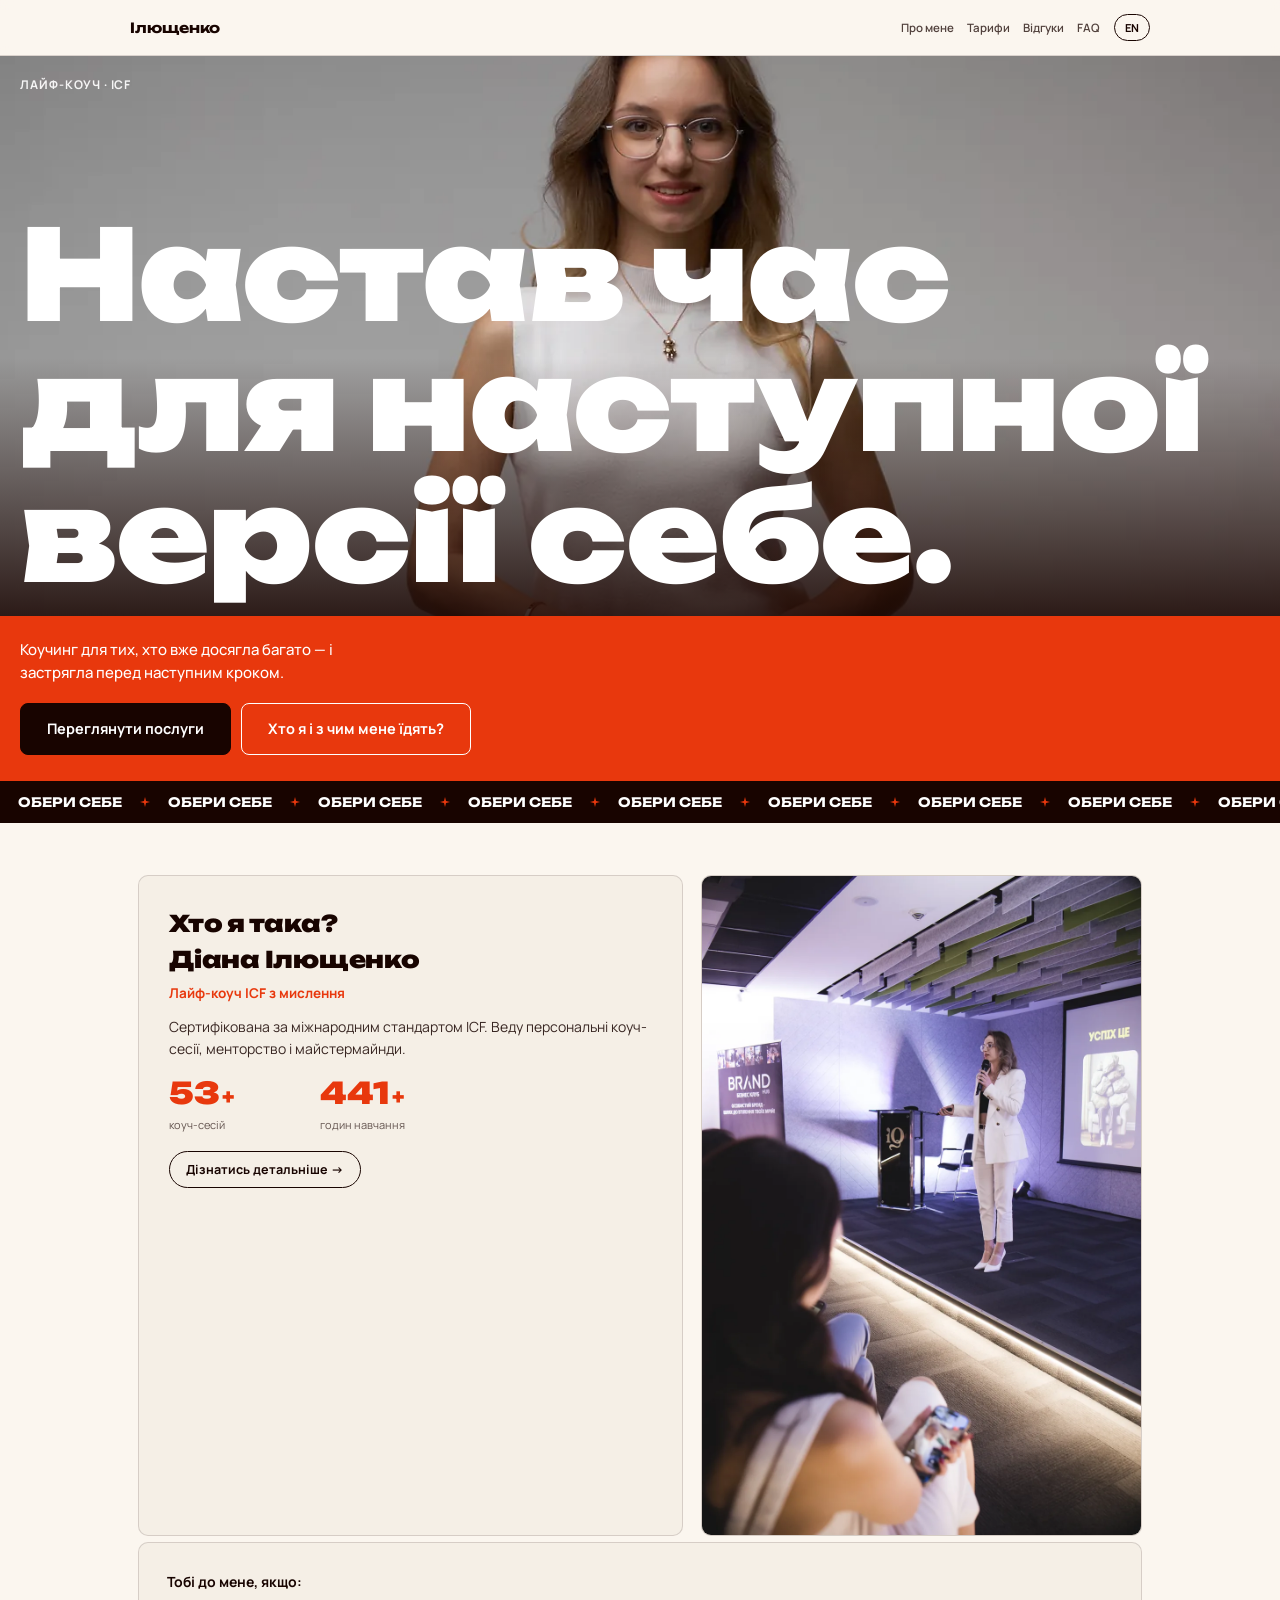
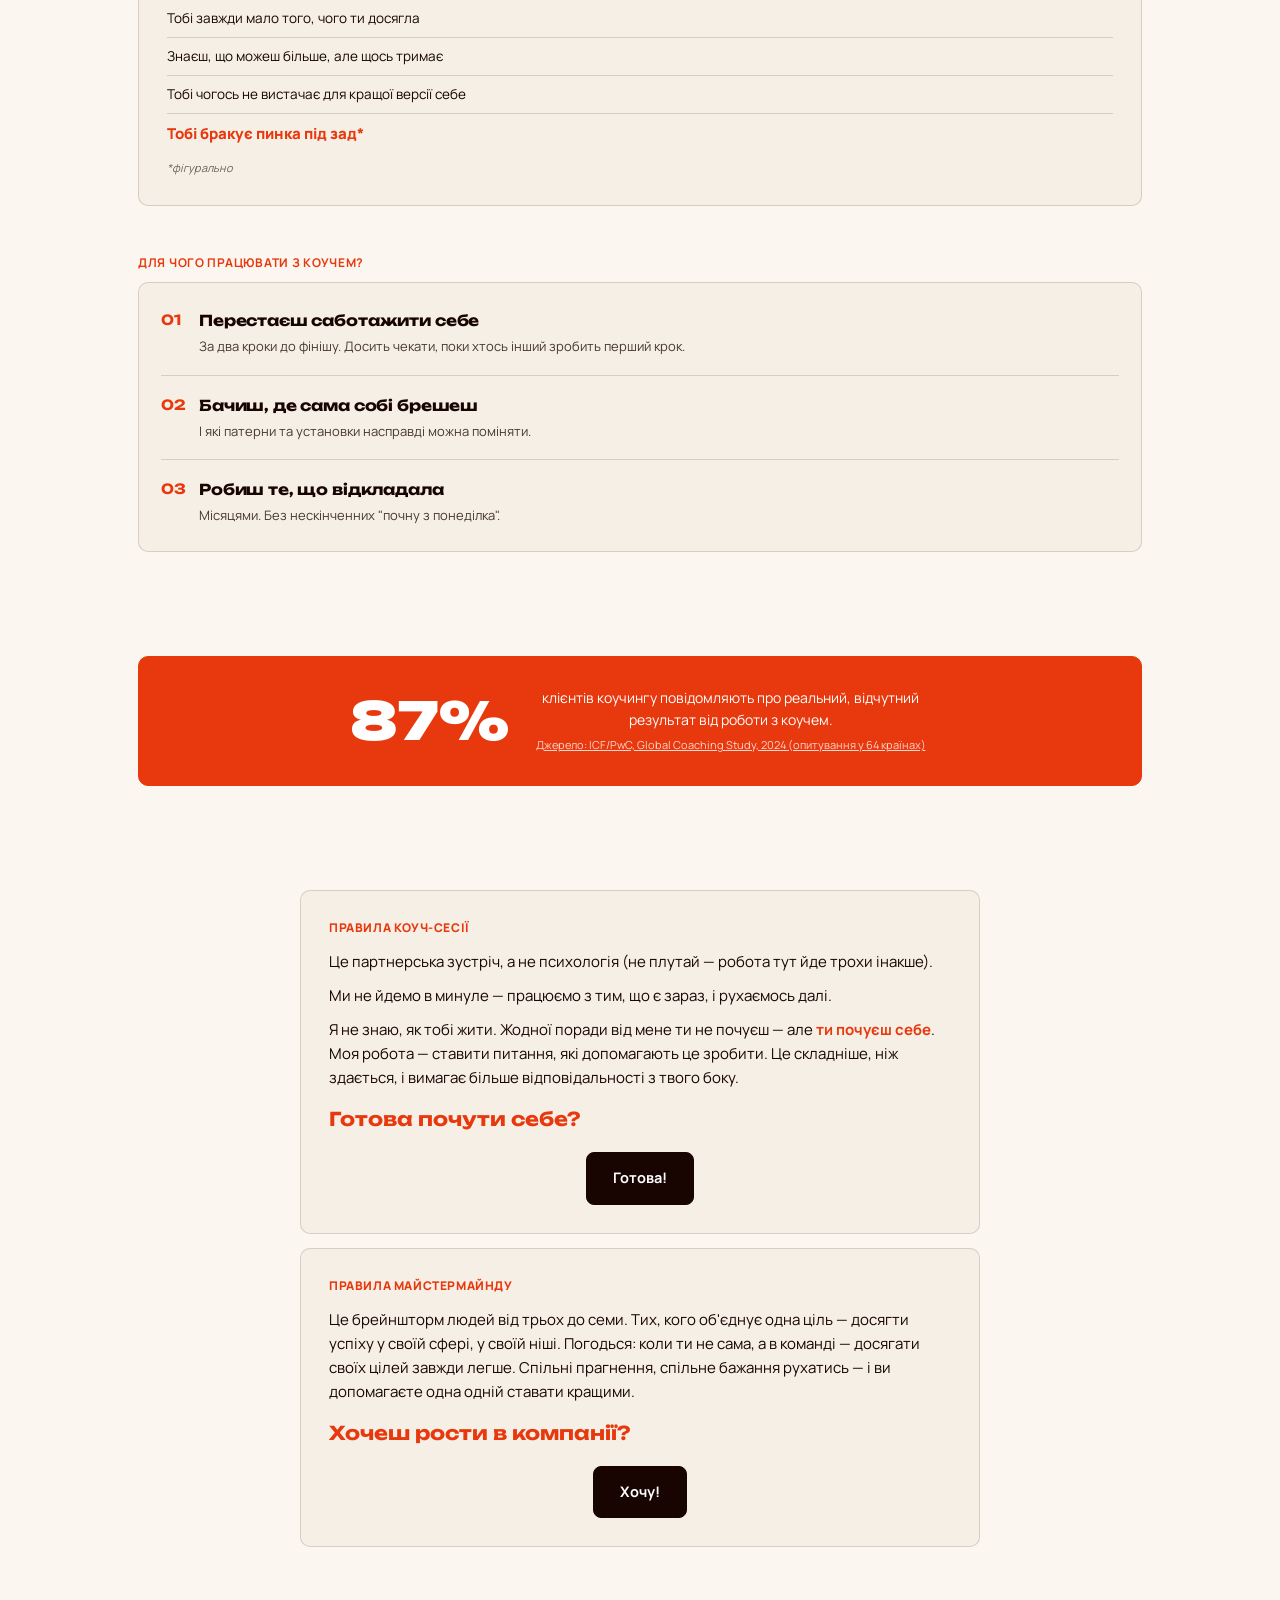
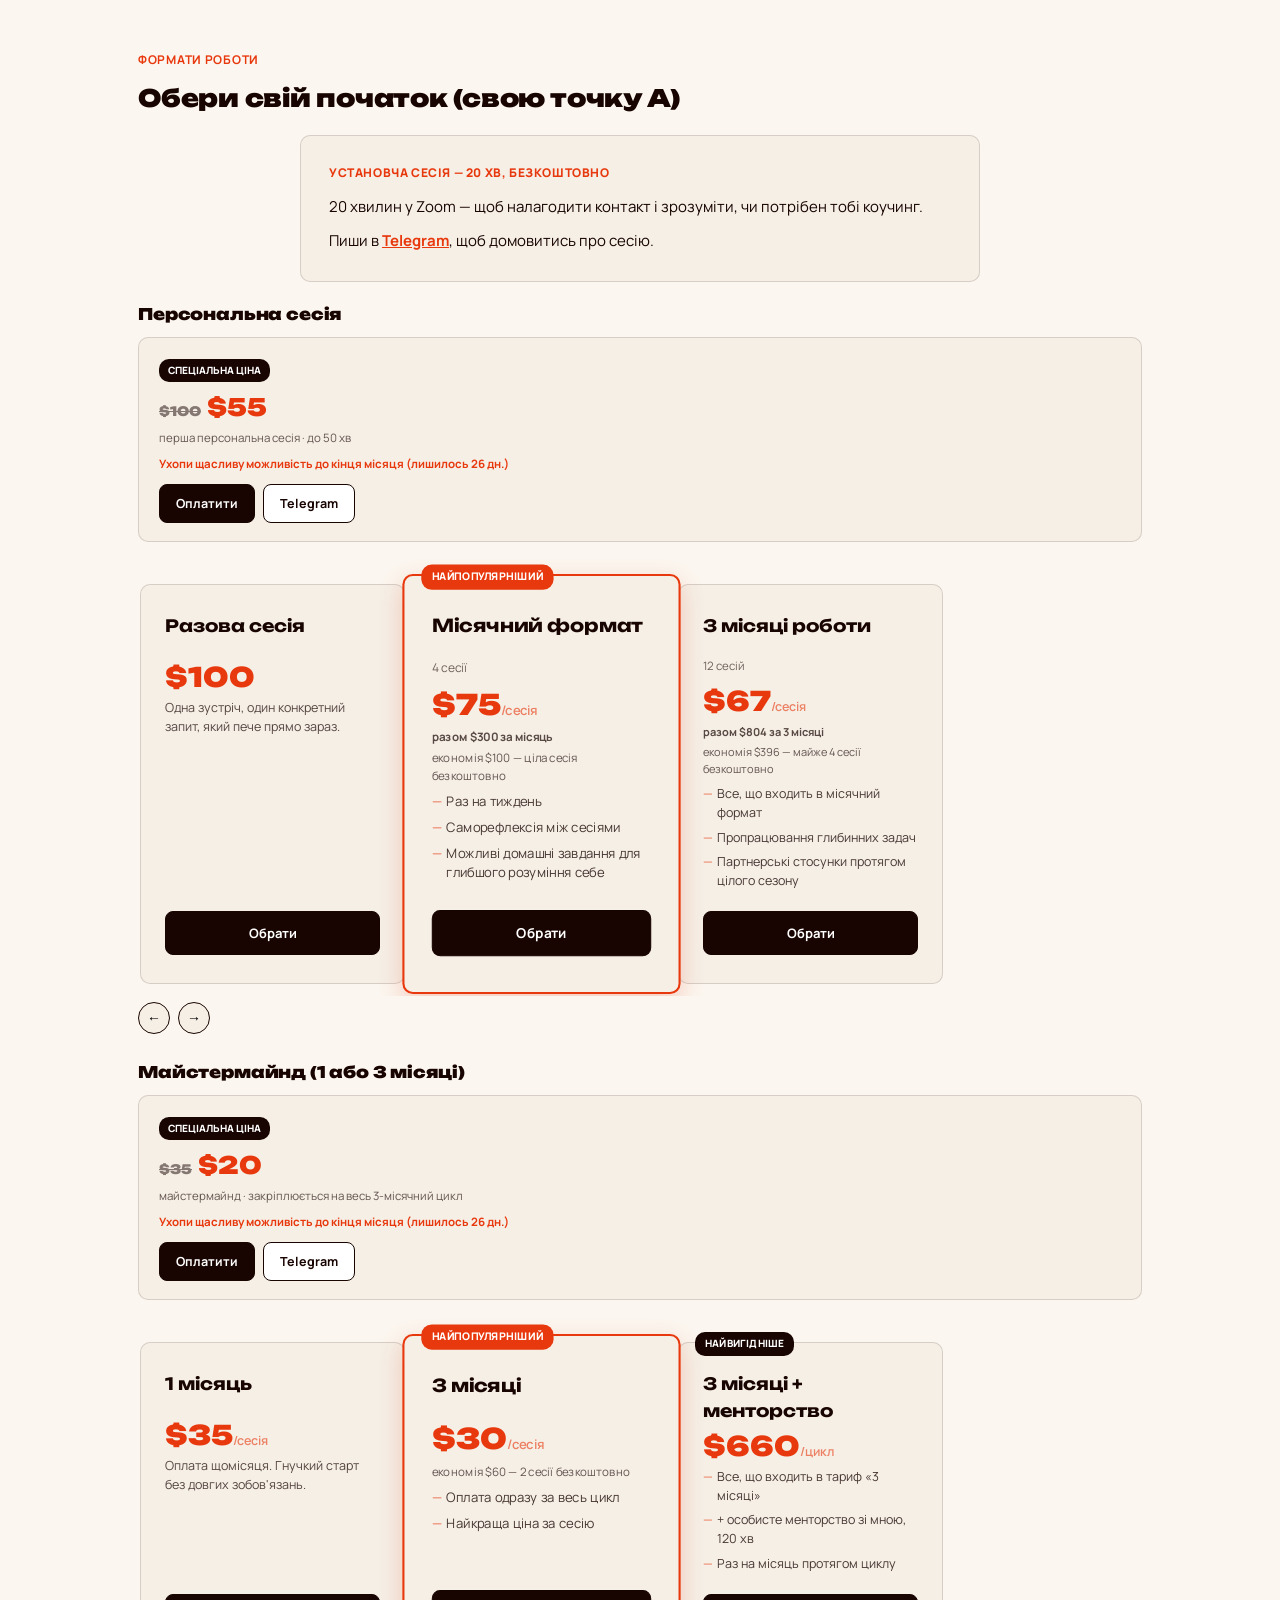
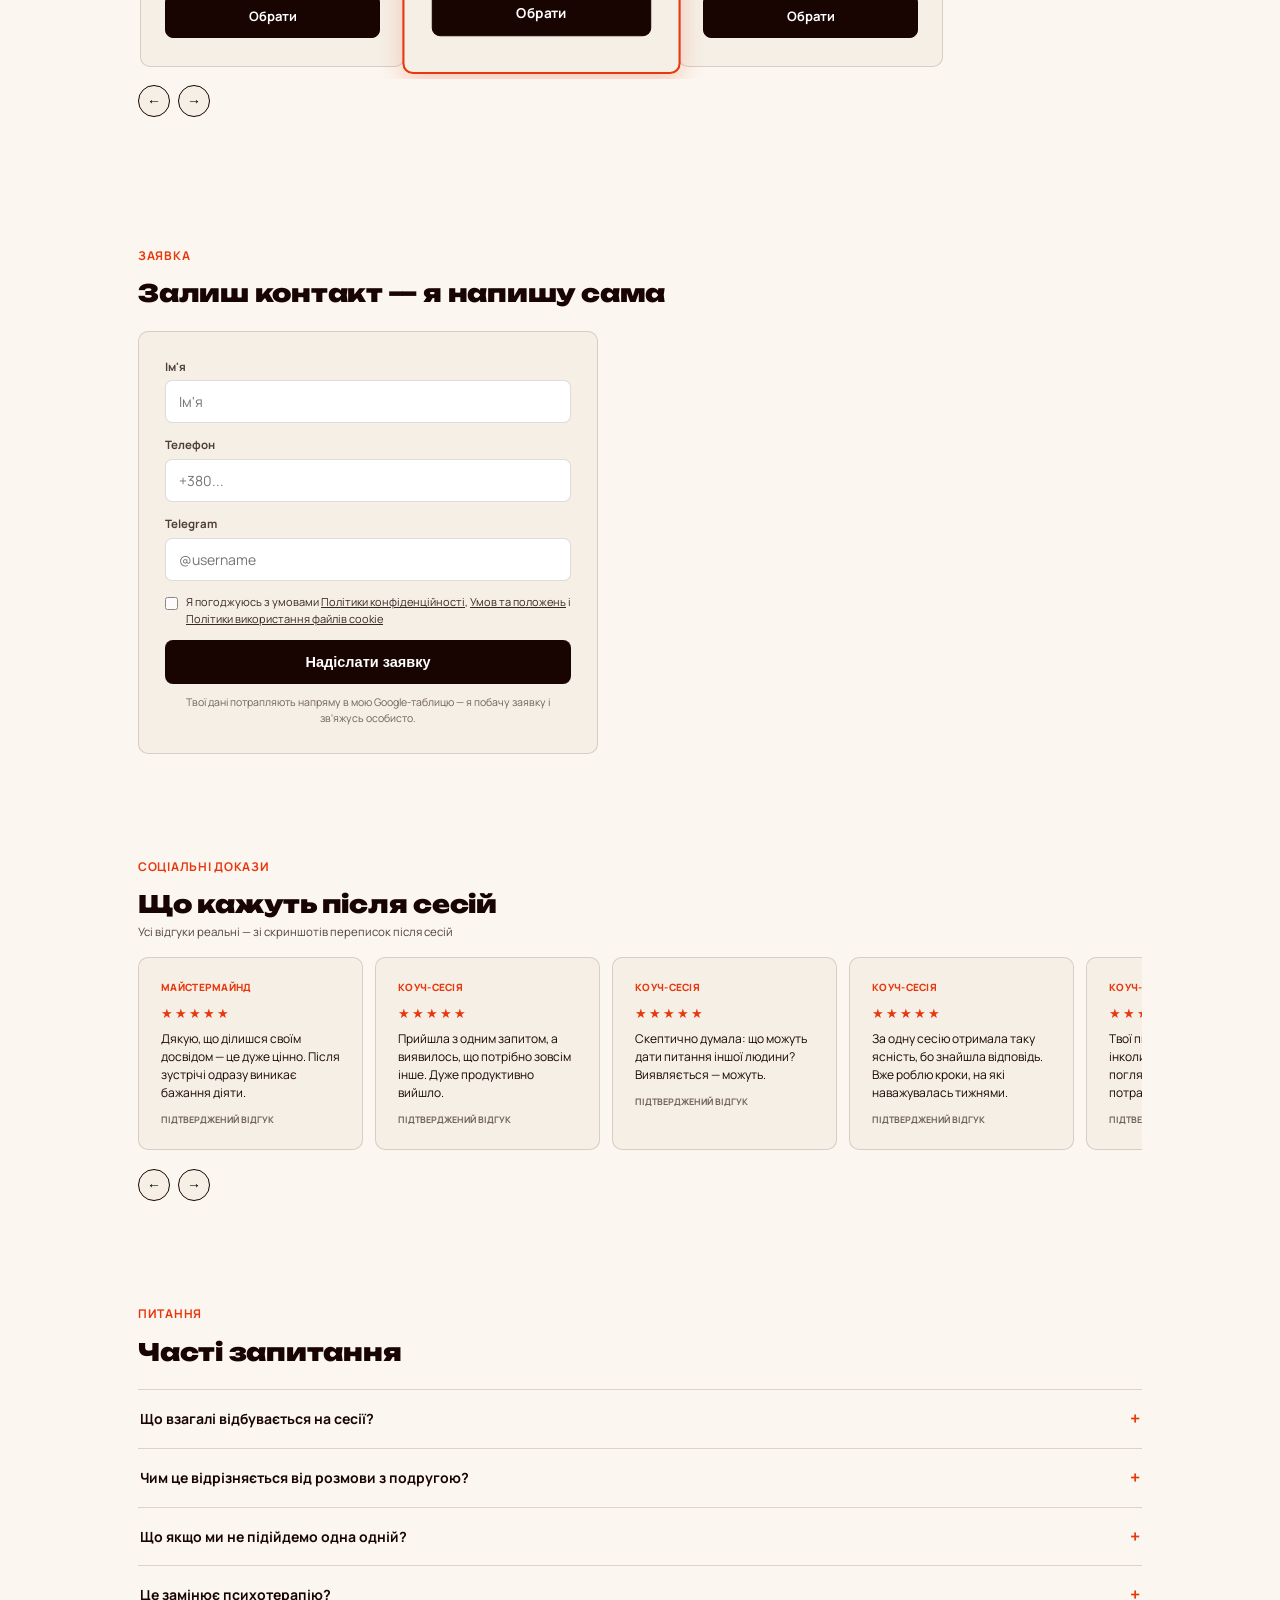
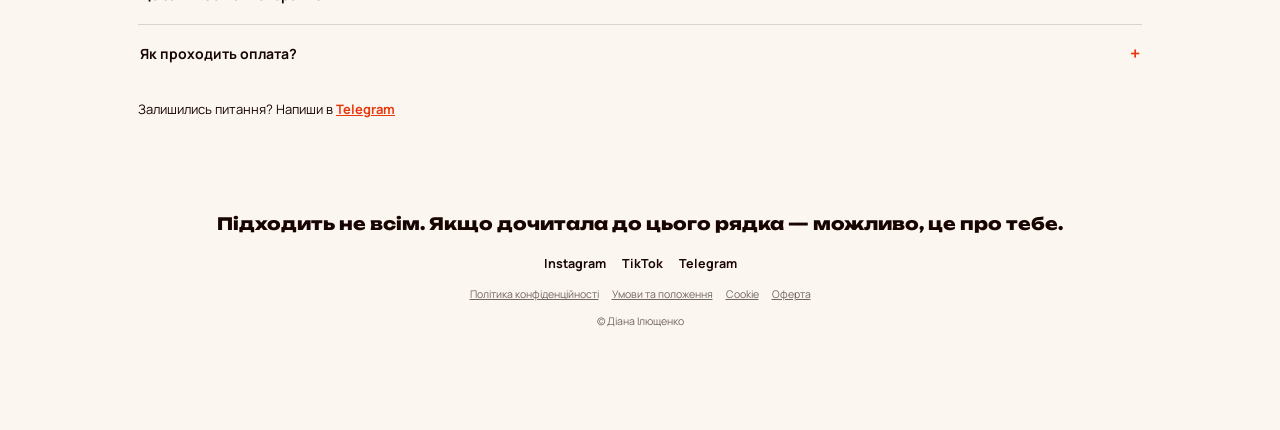
<file: index.html>
<!DOCTYPE html>
<html lang="uk">
<head>
<meta charset="UTF-8">
<meta name="viewport" content="width=device-width, initial-scale=1.0">
<title>Діана Ілющенко — лайф-коуч (ICF) | коучинг мислення</title>
<meta name="description" content="Коучинг мислення для тих, хто вже досягла багато — і застрягла перед наступним кроком. Персональні сесії, менторство та майстермайнди онлайн.">
<link rel="canonical" href="https://growwithdiana.com/">
<meta property="og:type" content="website">
<meta property="og:site_name" content="Діана Ілющенко">
<meta property="og:title" content="Діана Ілющенко — лайф-коуч (ICF)">
<meta property="og:description" content="Коучинг мислення для тих, хто вже досягла багато — і застрягла перед наступним кроком.">
<meta property="og:url" content="https://growwithdiana.com/">
<meta property="og:image" content="https://growwithdiana.com/images/og-cover-v2.jpg">
<meta property="og:image:width" content="1200">
<meta property="og:image:height" content="630">
<meta property="og:image:alt" content="Діана Ілющенко — лайф-коуч ICF">
<meta property="og:locale" content="uk_UA">
<meta name="twitter:card" content="summary_large_image">
<meta name="twitter:title" content="Діана Ілющенко — лайф-коуч (ICF)">
<meta name="twitter:description" content="Коучинг мислення для тих, хто вже досягла багато — і застрягла перед наступним кроком.">
<meta name="twitter:image" content="https://growwithdiana.com/images/og-cover-v2.jpg">
<link rel="icon" href="data:image/svg+xml,%3Csvg xmlns='http://www.w3.org/2000/svg' viewBox='0 0 100 100'%3E%3Crect width='100' height='100' rx='22' fill='%23E8380D'/%3E%3Ctext x='50' y='70' font-family='Georgia,serif' font-size='60' font-weight='700' fill='%23FBF6EF' text-anchor='middle'%3ED%3C/text%3E%3C/svg%3E">
<link rel="preconnect" href="https://fonts.googleapis.com">
<link rel="preconnect" href="https://fonts.gstatic.com" crossorigin>
<link rel="preload" as="image" href="images/hero.webp" imagesrcset="images/hero-820.webp 820w, images/hero.webp 1400w" imagesizes="100vw" fetchpriority="high">
<link rel="stylesheet" href="https://fonts.googleapis.com/css2?family=Unbounded:wght@500;700;900&family=Manrope:wght@400;500;600;700;800&display=swap" media="print" onload="this.media='all'">
<noscript><link rel="stylesheet" href="https://fonts.googleapis.com/css2?family=Unbounded:wght@500;700;900&family=Manrope:wght@400;500;600;700;800&display=swap"></noscript>
<style>
:root{
    --ink:#180400; --flame:#E8380D; --rust:#8C1F0A; --paper:#F5EFE6; --cream:#FBF6EF; --line:rgba(24,4,0,0.14);
  }
  *{box-sizing:border-box;margin:0;padding:0;}
  html{scroll-behavior:smooth;}
  body{color:var(--ink);font-family:'Manrope',sans-serif;line-height:1.55;background:var(--cream);padding-bottom:70px;}
  h1,h2,h3,.display{font-family:'Unbounded',sans-serif;font-weight:900;letter-spacing:-0.01em;}
  .wrap{max-width:1060px;margin:0 auto;padding:0 28px;}
  a{color:inherit;text-decoration:none;}
  .card{background:var(--paper);border:1px solid var(--line);border-radius:10px;overflow:visible;}

  header{position:sticky;top:0;z-index:60;background:rgba(251,246,239,.72);backdrop-filter:blur(6px);border-bottom:1px solid var(--line);}
  nav{display:flex;align-items:center;justify-content:space-between;padding:14px 20px;max-width:1060px;margin:0 auto;gap:10px;}
  .logo{font-family:'Unbounded';font-size:14px;font-weight:700;flex-shrink:0;display:flex;align-items:center;}
  .nav-right{display:flex;align-items:center;gap:14px;overflow-x:auto;scrollbar-width:none;}
  .nav-right::-webkit-scrollbar{display:none;}
  .nav-links{display:flex;align-items:center;gap:13px;flex-shrink:0;}
  .nav-links a{font-size:11.5px;font-weight:600;white-space:nowrap;opacity:.75;display:flex;align-items:center;}
  .lang-single{flex-shrink:0;background:none;border:1px solid var(--ink);border-radius:20px;font-family:'Manrope';font-size:11px;font-weight:700;padding:5px 10px;cursor:pointer;color:var(--ink);white-space:nowrap;}

  section{padding:52px 0;}
  .kicker{font-size:12px;letter-spacing:.06em;color:var(--flame);font-weight:700;margin-bottom:10px;text-transform:uppercase;}
  .reveal{opacity:0;transform:translateY(16px);transition:opacity .5s ease,transform .5s ease;}
  .reveal.in{opacity:1;transform:translateY(0);}

  .hero{position:relative;height:82vw;max-height:560px;overflow:hidden;}
  .hero img{width:100%;height:100%;object-fit:cover;object-position:center 15%;}
  .hero .tint2{position:absolute;inset:0;background:linear-gradient(to top,rgba(24,4,0,.85) 0%,rgba(24,4,0,0) 46%);}
  .eyebrow{position:absolute;top:20px;left:20px;z-index:2;color:#fff;font-size:12px;font-weight:700;letter-spacing:.08em;text-transform:uppercase;opacity:.92;}
  h1.hero-title{position:absolute;left:20px;right:6px;bottom:16px;font-family:'Unbounded';font-weight:900;font-size:9.8vw;line-height:1.04;color:#fff;z-index:2;}
  .sub-block{background:var(--flame);padding:22px 20px 26px;}
  .sub{font-size:15px;color:#fff;max-width:340px;font-weight:500;}
  .cta-row{display:flex;gap:10px;margin-top:18px;flex-wrap:wrap;}
  .cta{display:inline-block;background:var(--ink);color:#fff;padding:14px 26px;border-radius:8px;font-weight:700;font-size:14.5px;border:1px solid var(--ink);}
  .cta.ghost{background:transparent;color:#fff;border-color:#fff;}

  .marquee{background:var(--ink);overflow:hidden;padding:11px 0;}
  .marquee-track{display:flex;align-items:center;width:max-content;animation:marqueeMove 70s linear infinite;}
  .marquee-track span{color:#fff;font-family:'Unbounded';font-weight:700;font-size:13px;padding:0 18px;white-space:nowrap;}
  .marquee-track svg{width:10px;height:10px;color:var(--flame);flex-shrink:0;}
  @keyframes marqueeMove{from{transform:translateX(0);}to{transform:translateX(-50%);}}

  .about-grid{display:grid;grid-template-columns:1.05fr 0.85fr;gap:18px;}
  .about-card{padding:30px;}
  .about-card h2{font-size:23px;margin-bottom:6px;}
  .about-card .role{font-weight:700;color:var(--flame);font-size:13.5px;margin-bottom:12px;}
  .about-card p{opacity:.85;font-size:14px;margin-bottom:11px;}
  .who-intro{font-weight:700;font-size:14px;margin-top:0;margin-bottom:8px;}
  .who-list{list-style:none;}
  .who-list li{font-size:13.5px;padding:8px 0;border-top:1px solid var(--line);}
  .who-list li:first-child{border-top:none;}
  .who-list li.who-punch{font-size:15px;font-weight:800;color:var(--flame);}
  .who-footnote{font-size:11px;opacity:.6;margin-top:6px;font-style:italic;}
  .mini-stats{display:flex;gap:28px;margin:18px 0 6px;}
  .mini-stat{display:flex;align-items:baseline;flex-wrap:wrap;gap:2px;}
  .mini-num{font-family:'Unbounded';font-weight:900;font-size:30px;color:var(--flame);line-height:1;}
  .mini-suffix{font-family:'Unbounded';font-weight:900;font-size:20px;color:var(--flame);}
  .mini-label{width:100%;font-size:11px;opacity:.65;margin-top:2px;}
  .more-btns{display:flex;gap:8px;margin-top:18px;flex-wrap:wrap;}
  .more-btn{background:none;border:1px solid var(--ink);border-radius:20px;padding:9px 16px;font-weight:700;font-size:12.5px;cursor:pointer;color:var(--ink);font-family:'Manrope';}
  .photo-frame{overflow:hidden;}
  .photo-frame img{width:100%;height:100%;object-fit:cover;object-position:center 12%;display:block;}

  .manifesto{padding:28px;max-width:680px;margin:0 auto;}
  .manifesto .label{font-weight:800;font-size:12px;text-transform:uppercase;letter-spacing:.05em;color:var(--flame);margin-bottom:12px;}
  .manifesto p{font-size:15px;line-height:1.6;}
  .manifesto p + p{margin-top:10px;}
  .manifesto strong{color:var(--flame);}
  .manifesto .q{font-family:'Unbounded';font-weight:700;font-size:19px;color:var(--flame);margin-top:14px;}
  .manifesto .cta-wrap{text-align:center;margin-top:18px;}

  .item{display:flex;gap:14px;padding:18px 0;border-top:1px solid var(--line);}
  .item:first-child{border-top:none;}
  .item .n{font-family:'Unbounded';font-weight:700;font-size:14px;color:var(--flame);width:24px;flex-shrink:0;}
  .item h3{font-size:15px;font-weight:700;margin-bottom:4px;}
  .item p{font-size:13px;opacity:.78;line-height:1.55;}

  .stat-block{display:flex;align-items:center;justify-content:center;text-align:center;gap:22px;padding:30px 28px;flex-wrap:wrap;background:var(--flame);border-color:var(--flame);}
  .stat-num{font-family:'Unbounded';font-size:52px;font-weight:900;color:#fff;line-height:1;}
  .stat-text{font-size:14px;max-width:400px;color:#fff;}
  .stat-source{font-size:11px;opacity:.8;margin-top:4px;text-decoration:underline;color:#fff;}

  .countdown{font-size:11.5px;font-weight:700;color:var(--flame);margin-top:8px;}
  .intro-banner{padding:18px 20px;}
  .intro-banner .big{font-family:'Unbounded';font-weight:900;font-size:24px;}
  .intro-banner .small{opacity:.65;font-size:11.5px;margin-top:3px;}
  .tier-badge{font-size:10px;font-weight:800;text-transform:uppercase;background:var(--ink);color:#fff;padding:4px 9px;border-radius:10px;display:inline-block;margin-bottom:7px;}
  .old-price{text-decoration:line-through;opacity:.5;font-size:13px;margin-right:6px;}
  .today-price{color:var(--flame);}
  .banner-btns{display:flex;gap:8px;margin-top:11px;flex-wrap:wrap;}
  .banner-btns .cta{padding:9px 16px;font-size:12.5px;}
  .banner-btns .cta.alt{background:#fff;color:var(--ink);}

  .price-group{margin-bottom:26px;}
  .price-group-title{font-family:'Unbounded';font-size:16px;margin-bottom:12px;}
  .price-scroll{display:flex;align-items:stretch;gap:0;overflow-x:auto;touch-action:pan-x;scroll-snap-type:x mandatory;padding:26px 2px 12px;}
  .price-card{flex-shrink:0;width:265px;scroll-snap-align:start;padding:28px 24px;display:flex;flex-direction:column;position:relative;touch-action:pan-x;overflow:visible;max-height:none;}
  .price-card.popular{border:2px solid var(--flame);box-shadow:0 8px 22px rgba(232,56,13,.22);padding:34px 26px;transform:scale(1.05);z-index:2;margin:0 4px;}
  .popular-badge,.value-badge{position:absolute;top:-11px;left:16px;background:var(--flame);color:#fff;font-size:10px;font-weight:800;text-transform:uppercase;padding:4px 10px;border-radius:10px;letter-spacing:.02em;}
  .value-badge{background:var(--ink);}
  .price-card h4{font-family:'Unbounded';font-size:17px;font-weight:700;margin-bottom:2px;min-height:42px;}
  .price-sub{font-size:11.5px;opacity:.6;margin-bottom:6px;}
  .price-tag{font-family:'Unbounded';font-weight:900;font-size:27px;color:var(--flame);}
  .price-tag .per{font-family:'Manrope';font-weight:600;font-size:12.5px;opacity:.6;}
  .save-tag{font-size:11px;opacity:.65;margin-bottom:8px;min-height:14px;}
  .price-total{font-size:11px;font-weight:700;opacity:.7;margin-bottom:3px;}
  .price-card .desc{opacity:.72;font-size:12.5px;line-height:1.5;margin-bottom:14px;flex:1;}
  .desc-list{list-style:none;margin-bottom:14px;flex:1;}
  .desc-list li{font-size:12.5px;opacity:.78;line-height:1.5;padding-left:14px;position:relative;margin-bottom:6px;}
  .desc-list li::before{content:'—';position:absolute;left:0;color:var(--flame);}
  .price-card > .cta{margin-top:auto;text-align:center;padding:11px 16px;font-size:13px;}
  .price-nav{display:flex;gap:8px;}
  .price-nav button{width:32px;height:32px;border-radius:50%;border:1px solid var(--ink);background:var(--paper);cursor:pointer;font-size:14px;}
  .price-nav{display:flex;gap:8px;margin-top:6px;}
  .price-nav button{width:32px;height:32px;border-radius:50%;border:1px solid var(--ink);background:var(--paper);cursor:pointer;font-size:14px;}

  .field-group{margin-bottom:13px;}
  .field-group label{display:block;font-size:11.5px;font-weight:700;margin-bottom:5px;opacity:.75;}
  .field-group input{width:100%;padding:11px 13px;border-radius:7px;border:1px solid var(--line);font-family:'Manrope';font-size:14px;color:var(--ink);}
  .consent-row{display:flex;gap:8px;align-items:flex-start;margin:13px 0;font-size:11px;line-height:1.5;opacity:.85;}
  .consent-row input{margin-top:3px;flex-shrink:0;}
  .consent-row a{text-decoration:underline;}
  .apply-note{font-size:10.5px;opacity:.6;margin-top:11px;text-align:center;line-height:1.5;}

  .testi-scroll{display:flex;gap:12px;overflow-x:auto;touch-action:pan-x;scroll-snap-type:x mandatory;padding-bottom:8px;}
  .testi-card{flex-shrink:0;width:225px;padding:22px;scroll-snap-align:start;touch-action:pan-x;overflow:visible;max-height:none;}
  .testi-type{font-size:10px;font-weight:800;text-transform:uppercase;color:var(--flame);letter-spacing:.03em;margin-bottom:8px;}
  .testi-card .stars{color:var(--flame);font-size:12.5px;margin-bottom:7px;letter-spacing:2px;}
  .testi-card .quote{font-size:12px;line-height:1.5;}
  .testi-card .verified{font-size:9px;opacity:.6;margin-top:11px;font-weight:700;text-transform:uppercase;}
  .testi-note{font-size:11.5px;opacity:.75;margin:-6px 0 16px;}
  .testi-nav{display:flex;gap:8px;margin-top:11px;}
  .testi-nav button{width:32px;height:32px;border-radius:50%;border:1px solid var(--ink);background:var(--paper);cursor:pointer;font-size:14px;}

  .faq-item{border-top:1px solid var(--line);padding:15px 2px;}
  .faq-item:first-child{border-top:none;}
  .faq-q{display:flex;justify-content:space-between;align-items:center;cursor:pointer;font-weight:700;font-size:14px;gap:12px;}
  .faq-plus{font-size:18px;transition:transform .3s;flex-shrink:0;color:var(--flame);}
  .faq-item.open .faq-plus{transform:rotate(45deg);}
  .faq-a{max-height:0;overflow:hidden;transition:max-height .35s ease;font-size:13px;opacity:.78;}
  .faq-item.open .faq-a{max-height:220px;margin-top:9px;}

  footer{padding:40px 0 30px;text-align:center;}
  .footer-line{font-family:'Unbounded';font-weight:800;font-size:17px;margin-bottom:16px;}
  .footer-links{display:flex;gap:16px;justify-content:center;font-weight:700;font-size:12.5px;margin-bottom:13px;flex-wrap:wrap;}
  .footer-links .soon{opacity:.4;cursor:default;}
  .footer-legal{display:flex;gap:13px;justify-content:center;font-size:10.5px;opacity:.6;margin-bottom:11px;flex-wrap:wrap;text-decoration:underline;}
  .footer-small{font-size:10.5px;opacity:.6;}

  .sticky-cta{position:fixed;bottom:14px;left:14px;right:14px;z-index:70;opacity:0;transform:translateY(20px);pointer-events:none;transition:opacity .3s ease,transform .3s ease;}
  .sticky-cta.visible{opacity:1;transform:translateY(0);pointer-events:auto;}
  .sticky-cta a{display:block;width:100%;box-sizing:border-box;background:var(--flame);color:#fff;text-align:center;padding:16px;border-radius:8px;font-weight:700;font-size:15.5px;box-shadow:0 4px 16px rgba(0,0,0,.25);}

  .modal-overlay{position:fixed;inset:0;background:rgba(24,4,0,.6);display:none;align-items:flex-end;justify-content:center;z-index:100;}
  .modal-overlay.open{display:flex;}
  .modal{background:var(--cream);border-radius:16px 16px 0 0;max-width:520px;width:100%;max-height:82vh;overflow-y:auto;padding:26px 22px 90px;position:relative;}
  .modal h3{font-size:19px;margin-bottom:16px;}
  .modal-close{position:absolute;top:15px;right:17px;background:none;border:none;font-size:23px;cursor:pointer;}
  .cred-group{margin-bottom:18px;}
  .cred-group .cg-label{font-size:10.5px;font-weight:800;text-transform:uppercase;color:var(--flame);margin-bottom:9px;letter-spacing:.04em;}
  .cred-item{padding:11px 0;border-top:1px solid var(--line);}
  .cred-item:first-child{border-top:none;}
  .cred-item .t{font-weight:700;font-size:13px;}
  .cred-item .d{font-size:12px;opacity:.72;margin-top:2px;}

  @media(max-width:760px){
    .about-grid{grid-template-columns:1fr;}
    .wrap{padding:0 20px;}
    nav{padding:14px 20px;}
    .photo-frame{aspect-ratio:5/4;}
    .manifesto{padding:22px;}
  }

/* picture wrappers fill their frame (webp + fallback) */
.hero picture,.photo-frame picture{display:block;width:100%;height:100%;}

</style>

<!-- ============ Google Analytics 4 ============
     Заміни G-XXXXXXXXXX на свій Measurement ID (див. README.md), потім прибери огортання коментарем. -->
<!--
<script async src="https://www.googletagmanager.com/gtag/js?id=G-XXXXXXXXXX"></script>
<script>
  window.dataLayer = window.dataLayer || [];
  function gtag(){dataLayer.push(arguments);}
  gtag('js', new Date());
  gtag('config', 'G-XXXXXXXXXX');
</script>
-->
<script type="application/ld+json">
{
  "@context": "https://schema.org",
  "@graph": [
    {
      "@type": "Person",
      "@id": "https://growwithdiana.com/#diana",
      "name": "Діана Ілющенко",
      "jobTitle": "Лайф-коуч (ICF)",
      "description": "Сертифікований за стандартом ICF лайф-коуч з мислення. Персональні сесії, менторство та майстермайнди онлайн.",
      "url": "https://growwithdiana.com/",
      "image": "https://growwithdiana.com/images/diana.jpg",
      "sameAs": [
        "https://instagram.com/diana.iliushchenko_",
        "https://www.tiktok.com/@dianisssimo_",
        "https://t.me/Diana_Iliushchenko"
      ]
    },
    {
      "@type": "ProfessionalService",
      "@id": "https://growwithdiana.com/#service",
      "name": "Діана Ілющенко — коучинг мислення",
      "url": "https://growwithdiana.com/",
      "image": "https://growwithdiana.com/images/og-cover-v2.jpg",
      "provider": {
        "@id": "https://growwithdiana.com/#diana"
      },
      "serviceType": [
        "Лайф-коучинг",
        "Коучинг мислення",
        "Менторство",
        "Майстермайнд"
      ],
      "areaServed": {
        "@type": "Country",
        "name": "Ukraine"
      },
      "availableChannel": {
        "@type": "ServiceChannel",
        "serviceUrl": "https://growwithdiana.com/#apply"
      },
      "priceRange": "$20–$100",
      "inLanguage": "uk"
    },
    {
      "@type": "FAQPage",
      "@id": "https://growwithdiana.com/#faq",
      "mainEntity": [
        {
          "@type": "Question",
          "name": "Що взагалі відбувається на сесії?",
          "acceptedAnswer": {
            "@type": "Answer",
            "text": "Розмова, в якій я ставлю питання, а ти шукаєш власні відповіді. Без лекцій, без готових рішень від мене."
          }
        },
        {
          "@type": "Question",
          "name": "Чим це відрізняється від розмови з подругою?",
          "acceptedAnswer": {
            "@type": "Answer",
            "text": "Подруга співчуває і дає поради зі своєї дзвіниці. Я — ні. Моя робота структурована, без емоційного обміну."
          }
        },
        {
          "@type": "Question",
          "name": "Що якщо ми не підійдемо одна одній?",
          "acceptedAnswer": {
            "@type": "Answer",
            "text": "Буває. Для цього є безкоштовна установча сесія на 20 хвилин — щоб намацати, чи є між нами хімія, до того як ти віддаси хоч копійку. Не підійшли — чесно скажемо одна одній і розійдемось."
          }
        },
        {
          "@type": "Question",
          "name": "Це замінює психотерапію?",
          "acceptedAnswer": {
            "@type": "Answer",
            "text": "Ні. Коучинг — про рух вперед із тим, що є зараз. Якщо потрібна робота з травмою чи минулим — це до психотерапевта, не до мене."
          }
        },
        {
          "@type": "Question",
          "name": "Як проходить оплата?",
          "acceptedAnswer": {
            "@type": "Answer",
            "text": "Оплата — кнопкою «Оплатити» на сайті (WayForPay), або домовляємось напряму в Telegram."
          }
        }
      ]
    },
    {
      "@type": "WebSite",
      "url": "https://growwithdiana.com/",
      "name": "Діана Ілющенко",
      "inLanguage": "uk",
      "publisher": {
        "@id": "https://growwithdiana.com/#diana"
      }
    }
  ]
}
</script>
</head>
<body>
<header>
  <nav>
    <div class="logo">Ілющенко</div>
    <div class="nav-right">
      <div class="nav-links">
        <a href="#about" data-i18n="navAbout">Про мене</a>
        <a href="#pricing" data-i18n="navPricing">Тарифи</a>
        <a href="#testimonials" data-i18n="navReviews">Відгуки</a>
        <a href="#faq" data-i18n="navFaq">FAQ</a>
      </div>
      <button class="lang-single" id="langToggle" data-lang="ua">EN</button>
    </div>
  </nav>
</header>

<section class="hero" style="padding:0;">
  <picture>
    <source type="image/webp" srcset="images/hero-820.webp 820w, images/hero.webp 1400w" sizes="100vw">
    <img src="images/hero.jpg" srcset="images/hero-820.jpg 820w, images/hero.jpg 1400w" sizes="100vw" alt="Діана Ілющенко — лайф-коуч ICF" fetchpriority="high" decoding="async">
  </picture>
  <div class="tint2"></div>
  <div class="eyebrow" data-i18n="eyebrow">Лайф-коуч · ICF</div>
  <h1 class="hero-title" data-i18n="heroTitle">Настав час для наступної версії себе.</h1>
</section>
<div class="sub-block">
  <p class="sub" data-i18n="heroSub">Коучинг для тих, хто вже досягла багато — і застрягла перед наступним кроком.</p>
  <div class="cta-row">
    <a href="#pricing" class="cta" data-i18n="heroCta">Переглянути послуги</a>
    <a href="#about" class="cta ghost" data-i18n="heroCtaGhost">Хто я і з чим мене їдять?</a>
  </div>
</div>

<div class="marquee">
  <div class="marquee-track" id="marqueeTrack"></div>
</div>

<section id="about" style="padding-bottom:24px;">
  <div class="wrap about-grid">
    <div class="about-card card reveal">
      <h2 data-i18n="aboutTitle">Хто я така?<br>Діана Ілющенко</h2>
      <div class="role" data-i18n="aboutRole">Лайф-коуч ICF з мислення</div>
      <p data-i18n="aboutBody1">Сертифікована за міжнародним стандартом ICF. Веду персональні коуч-сесії, менторство і майстермайнди.</p>
      <div class="mini-stats">
        <div class="mini-stat"><span class="mini-num" data-target="60">0</span><span class="mini-suffix">+</span><div class="mini-label" data-i18n="statLabel1">коуч-сесій</div></div>
        <div class="mini-stat"><span class="mini-num" data-target="498">0</span><span class="mini-suffix">+</span><div class="mini-label" data-i18n="statLabel2">годин навчання</div></div>
      </div>
      <div class="more-btns">
        <button class="more-btn" id="openCred" data-i18n="credBtn">Дізнатись детальніше →</button>
      </div>
    </div>
    <div class="photo-frame card reveal"><picture><source type="image/webp" srcset="images/diana.webp"><img loading="lazy" decoding="async" src="images/diana.jpg" alt="Діана Ілющенко"></picture></div>
  </div>
  <div class="wrap" style="margin-top:6px;">
    <div class="card reveal" style="padding:28px;">
      <div class="who-intro" data-i18n="whoIntro">Тобі до мене, якщо:</div>
      <ul class="who-list">
        <li data-i18n="who1">Тобі завжди мало того, чого ти досягла</li>
        <li data-i18n="who2">Знаєш, що можеш більше, але щось тримає</li>
        <li data-i18n="who3">Тобі чогось не вистачає для кращої версії себе</li>
        <li class="who-punch" data-i18n="who4">Тобі бракує пинка під зад*</li>
      </ul>
      <div class="who-footnote" data-i18n="whoFootnote">*фігурально</div>
    </div>
  </div>
</section>

<section style="padding-top:24px;">
  <div class="wrap">
    <div class="kicker reveal" data-i18n="benefitsKicker">Для чого працювати з коучем?</div>
    <div class="card reveal" style="padding:8px 22px;">
      <div class="item"><div class="n">01</div><div><h3 data-i18n="b1Title">Перестаєш саботажити себе</h3><p data-i18n="b1Body">За два кроки до фінішу. Досить чекати, поки хтось інший зробить перший крок.</p></div></div>
      <div class="item"><div class="n">02</div><div><h3 data-i18n="b2Title">Бачиш, де сама собі брешеш</h3><p data-i18n="b2Body">І які патерни та установки насправді можна поміняти.</p></div></div>
      <div class="item"><div class="n">03</div><div><h3 data-i18n="b3Title">Робиш те, що відкладала</h3><p data-i18n="b3Body">Місяцями. Без нескінченних "почну з понеділка".</p></div></div>
    </div>
  </div>
</section>

<section>
  <div class="wrap">
    <div class="stat-block card reveal">
      <div class="stat-num">87%</div>
      <div>
        <div class="stat-text" data-i18n="statText">клієнтів коучингу повідомляють про реальний, відчутний результат від роботи з коучем.</div>
        <a class="stat-source" data-i18n="statSource" href="https://coachingfederation.org/blog/coaching-statistics-the-roi-of-coaching-in-2024/" target="_blank" rel="noopener">Джерело: ICF/PwC, Global Coaching Study, 2024 (опитування у 64 країнах)</a>
      </div>
    </div>
  </div>
</section>

<section>
  <div class="wrap">
    <div class="manifesto card reveal">
      <div class="label" data-i18n="manifestoLabel">Правила коуч-сесії</div>
      <p data-i18n="manifestoP1">Це партнерська зустріч, а не психологія (не плутай — робота тут йде трохи інакше).</p>
      <p data-i18n="manifestoP2">Ми не йдемо в минуле — працюємо з тим, що є зараз, і рухаємось далі.</p>
      <p data-i18n="manifestoP3">Я не знаю, як тобі жити. Жодної поради від мене ти не почуєш — але <strong>ти почуєш себе</strong>. Моя робота — ставити питання, які допомагають це зробити. Це складніше, ніж здається, і вимагає більше відповідальності з твого боку.</p>
      <p class="q" data-i18n="manifestoQ">Готова почути себе?</p>
      <div class="cta-wrap"><a href="#pricing" class="cta" data-i18n="manifestoCta">Готова!</a></div>
    </div>
    <div class="manifesto card reveal" style="margin-top:14px;">
      <div class="label" data-i18n="mmManifestoLabel">Правила майстермайнду</div>
      <p data-i18n="mmManifestoP1">Це брейншторм людей від трьох до семи. Тих, кого об'єднує одна ціль — досягти успіху у своїй сфері, у своїй ніші. Погодься: коли ти не сама, а в команді — досягати своїх цілей завжди легше. Спільні прагнення, спільне бажання рухатись — і ви допомагаєте одна одній ставати кращими.</p>
      <p class="q" data-i18n="mmManifestoQ">Хочеш рости в компанії?</p>
      <div class="cta-wrap"><a href="#pricing" class="cta" data-i18n="mmManifestoCta">Хочу!</a></div>
    </div>
  </div>
</section>

<section id="pricing">
  <div class="wrap">
    <div class="kicker reveal" data-i18n="offersKicker">Формати роботи</div>
    <h2 class="reveal" style="font-size:24px;margin-bottom:18px;" data-i18n="offersTitle">Обери свій початок (свою точку А)</h2>

    <div class="manifesto card reveal" style="margin-bottom:20px;">
      <div class="label" data-i18n="introLabel">Установча сесія — 20 хв, безкоштовно</div>
      <p data-i18n="introP1">20 хвилин у Zoom — щоб налагодити контакт і зрозуміти, чи потрібен тобі коучинг.</p>
      <p data-i18n="introP2">Пиши в <a href='https://t.me/Diana_Iliushchenko' target='_blank' style='text-decoration:underline;color:var(--flame);font-weight:700;'>Telegram</a>, щоб домовитись про сесію.</p>
    </div>

    <h3 class="price-group-title" data-i18n="sessionGroupTitle" style="margin-bottom:10px;">Персональна сесія</h3>
    <div class="intro-banner card reveal" style="margin-bottom:16px;">
      <span class="tier-badge" data-i18n="hotBadge">Спеціальна ціна</span>
      <div class="big"><span class="old-price">$100</span><span class="today-price" data-i18n="sessionHotPrice">$55</span></div>
      <div class="small" data-i18n="introSmall">перша персональна сесія · до 50 хв</div>
      <div class="countdown" id="monthCountdown"></div>
      <div class="banner-btns">
        <a href="https://secure.wayforpay.com/button/bca2d282b2a4a" target="_blank" class="cta" data-i18n="payCta">Оплатити</a>
        <a href="https://t.me/Diana_Iliushchenko?text=Привіт!%20Хочу%20записатись%20на%20персональну%20сесію" target="_blank" class="cta alt" data-i18n="tgCta">Telegram</a>
      </div>
    </div>

    <div class="price-group">
      <div class="price-scroll">
        <div class="price-card card reveal">
          <h4 data-i18n="pt1Title">Разова сесія</h4>
          <div class="price-tag">$100</div>
          <p class="desc" data-i18n="pt1Desc">Одна зустріч, один конкретний запит, який пече прямо зараз.</p>
          <a href="#apply" class="cta alt" data-i18n="chooseCta">Обрати</a>
        </div>
        <div class="price-card popular card reveal">
          <span class="popular-badge" data-i18n="popularBadge">Найпопулярніший</span>
          <h4 data-i18n="pt2Title">Місячний формат</h4>
          <div class="price-sub" data-i18n="pt2Sub">4 сесії</div>
          <div class="price-tag">$75<span class="per" data-i18n="perSession">/сесія</span></div>
          <div class="price-total" data-i18n="pt2Total">разом $300 за місяць</div>
          <div class="save-tag" data-i18n="save60">економія $100 — ціла сесія безкоштовно</div>
          <ul class="desc-list">
            <li data-i18n="pt2Li1">Раз на тиждень</li>
            <li data-i18n="pt2Li2">Саморефлексія між сесіями</li>
            <li data-i18n="pt2Li3">Можливі домашні завдання для глибшого розуміння себе</li>
          </ul>
          <a href="#apply" class="cta" data-i18n="chooseCta">Обрати</a>
        </div>
        <div class="price-card card reveal">
          <h4 data-i18n="pt3Title">3 місяці роботи</h4>
          <div class="price-sub" data-i18n="pt3Sub">12 сесій</div>
          <div class="price-tag">$67<span class="per" data-i18n="perSession">/сесія</span></div>
          <div class="price-total" data-i18n="pt3Total">разом $804 за 3 місяці</div>
          <div class="save-tag" data-i18n="save3m">економія $396 — майже 4 сесії безкоштовно</div>
          <ul class="desc-list">
            <li data-i18n="pt3Li1">Все, що входить в місячний формат</li>
            <li data-i18n="pt3Li2">Пропрацювання глибинних задач</li>
            <li data-i18n="pt3Li3">Партнерські стосунки протягом цілого сезону</li>
          </ul>
          <a href="#apply" class="cta alt" data-i18n="chooseCta">Обрати</a>
        </div>
      </div>
      <div class="price-nav"><button class="pp-prev">←</button><button class="pp-next">→</button></div>
    </div>

    <h3 class="price-group-title" data-i18n="mmGroupTitle" style="margin-bottom:10px;">Майстермайнд (1 або 3 місяці)</h3>
    <div class="intro-banner card reveal" style="margin-bottom:16px;">
      <span class="tier-badge" data-i18n="hotBadge">Спеціальна ціна</span>
      <div class="big"><span class="old-price">$35</span><span class="today-price" data-i18n="mmHotPrice">$20</span></div>
      <div class="small" data-i18n="mmIntroSmall">майстермайнд · закріплюється на весь 3-місячний цикл</div>
      <div class="countdown" id="monthCountdown2"></div>
      <div class="banner-btns">
        <a href="https://secure.wayforpay.com/button/be2de0bc85c21" target="_blank" class="cta" data-i18n="payCta">Оплатити</a>
        <a href="https://t.me/Diana_Iliushchenko?text=Привіт!%20Хочу%20приєднатись%20до%20майстермайнду" target="_blank" class="cta alt" data-i18n="tgCta">Telegram</a>
      </div>
    </div>

    <div class="price-group">
      <div class="price-scroll">
        <div class="price-card card reveal">
          <h4 data-i18n="mmt1Title">1 місяць</h4>
          <div class="price-tag">$35<span class="per">/сесія</span></div>
          <p class="desc" data-i18n="mmt1Desc">Оплата щомісяця. Гнучкий старт без довгих зобов'язань.</p>
          <a href="#apply" class="cta alt" data-i18n="chooseCta">Обрати</a>
        </div>
        <div class="price-card popular card reveal">
          <span class="popular-badge" data-i18n="popularBadge">Найпопулярніший</span>
          <h4 data-i18n="mmt2Title">3 місяці</h4>
          <div class="price-tag">$30<span class="per">/сесія</span></div>
          <div class="save-tag" data-i18n="mmSave">економія $60 — 2 сесії безкоштовно</div>
          <ul class="desc-list">
            <li data-i18n="mmt2Li1">Оплата одразу за весь цикл</li>
            <li data-i18n="mmt2Li2">Найкраща ціна за сесію</li>
          </ul>
          <a href="#apply" class="cta" data-i18n="chooseCta">Обрати</a>
        </div>
        <div class="price-card card reveal">
          <span class="value-badge" data-i18n="bestValueBadge">Найвигідніше</span>
          <h4 data-i18n="mmt3Title">3 місяці + менторство</h4>
          <div class="price-tag">$660<span class="per" data-i18n="perCycle">/цикл</span></div>
          <ul class="desc-list">
            <li data-i18n="mmt3Li1">Все, що входить в тариф «3 місяці»</li>
            <li data-i18n="mmt3Li2">+ особисте менторство зі мною, 120 хв</li>
            <li data-i18n="mmt3Li3">Раз на місяць протягом циклу</li>
          </ul>
          <a href="#apply" class="cta alt" data-i18n="chooseCta">Обрати</a>
        </div>
      </div>
      <div class="price-nav"><button class="pp-prev">←</button><button class="pp-next">→</button></div>
    </div>
  </div>
</section>

<section id="apply">
  <div class="wrap">
    <div class="kicker reveal" data-i18n="applyKicker">Заявка</div>
    <h2 class="reveal" style="font-size:24px;margin-bottom:18px;" data-i18n="applyTitle">Залиш контакт — я напишу сама</h2>
    <div class="card reveal" style="padding:26px;max-width:460px;">
      <form id="applyForm">
        <div class="field-group"><label data-i18n="fieldName">Ім'я</label><input type="text" id="fName" required placeholder="Ім'я"></div>
        <div class="field-group"><label data-i18n="fieldPhone">Телефон</label><input type="tel" id="fPhone" required placeholder="+380..."></div>
        <div class="field-group"><label data-i18n="fieldTg">Telegram</label><input type="text" id="fTg" required placeholder="@username"></div>
        <div class="consent-row">
          <input type="checkbox" id="fConsent" required>
          <label for="fConsent" data-i18n="consentLabel">Я погоджуюсь з умовами <a href='privacy_policy.html'>Політики конфіденційності</a>, <a href='terms_and_conditions.html'>Умов та положень</a> і <a href='cookie_policy.html'>Політики використання файлів cookie</a></label>
        </div>
        <button type="submit" class="cta" style="width:100%;text-align:center;display:block;box-sizing:border-box;border:none;cursor:pointer;" data-i18n="applySubmit">Надіслати заявку</button>
      </form>
      <div id="applyThanks" style="display:none;text-align:center;padding:16px 0;">
        <div style="font-size:18px;font-weight:800;margin-bottom:6px;" data-i18n="thanksTitle">Дякую! Заявку отримано</div>
        <div style="font-size:13px;opacity:.8;" data-i18n="thanksBody">Я сама напишу тобі найближчим часом.</div>
      </div>
      <p class="apply-note" data-i18n="applyNote">Твої дані потрапляють напряму в мою Google-таблицю — я побачу заявку і зв'яжусь особисто.</p>
    </div>
  </div>
</section>

<section id="testimonials">
  <div class="wrap">
    <div class="kicker reveal" data-i18n="testiKicker">Соціальні докази</div>
    <h2 class="reveal" style="font-size:24px;margin-bottom:6px;" data-i18n="testiTitle">Що кажуть після сесій</h2>
    <div class="testi-note" data-i18n="testiNote">Усі відгуки реальні — зі скриншотів переписок після сесій</div>
    <div class="testi-scroll" id="testiScroll">
      <div class="testi-card card reveal"><div class="testi-type" data-i18n="type1">Майстермайнд</div><div class="stars">★★★★★</div><div class="quote" data-i18n="q1">Дякую, що ділишся своїм досвідом — це дуже цінно. Після зустрічі одразу виникає бажання діяти.</div><div class="verified" data-i18n="verified">Підтверджений відгук</div></div>
      <div class="testi-card card reveal"><div class="testi-type" data-i18n="type2">Коуч-сесія</div><div class="stars">★★★★★</div><div class="quote" data-i18n="q2">Прийшла з одним запитом, а виявилось, що потрібно зовсім інше. Дуже продуктивно вийшло.</div><div class="verified" data-i18n="verified">Підтверджений відгук</div></div>
      <div class="testi-card card reveal"><div class="testi-type" data-i18n="type3">Коуч-сесія</div><div class="stars">★★★★★</div><div class="quote" data-i18n="q3">Скептично думала: що можуть дати питання іншої людини? Виявляється — можуть.</div><div class="verified" data-i18n="verified">Підтверджений відгук</div></div>
      <div class="testi-card card reveal"><div class="testi-type" data-i18n="type4">Коуч-сесія</div><div class="stars">★★★★★</div><div class="quote" data-i18n="q4">За одну сесію отримала таку ясність, бо знайшла відповідь. Вже роблю кроки, на які наважувалась тижнями.</div><div class="verified" data-i18n="verified">Підтверджений відгук</div></div>
      <div class="testi-card card reveal"><div class="testi-type" data-i18n="type5">Коуч-сесія</div><div class="stars">★★★★★</div><div class="quote" data-i18n="q5">Твої питання дуже влучні — інколи прості на перший погляд, але саме вони потрапляли прямо в точку.</div><div class="verified" data-i18n="verified">Підтверджений відгук</div></div>
      <div class="testi-card card reveal"><div class="testi-type" data-i18n="type6">Коуч-сесія</div><div class="stars">★★★★★</div><div class="quote" data-i18n="q6">Одразу з'явилось відчуття довіри та безпеки. Стало ясніше, з'явився вектор руху.</div><div class="verified" data-i18n="verified">Підтверджений відгук</div></div>
      <div class="testi-card card reveal"><div class="testi-type" data-i18n="type7">Менторство</div><div class="stars">★★★★★</div><div class="quote" data-i18n="q7">Забираю з собою практику, як екологічно поставити ціну за свої послуги, та досвід роботи з різними клієнтами.</div><div class="verified" data-i18n="verified">Підтверджений відгук</div></div>
      <div class="testi-card card reveal"><div class="testi-type" data-i18n="type8">Коуч-сесія</div><div class="stars">★★★★★</div><div class="quote" data-i18n="q8">Інсайт, що важливий не дедлайн на проект, а робота з кожним конкретним його пунктом окремо.</div><div class="verified" data-i18n="verified">Підтверджений відгук</div></div>
      <div class="testi-card card reveal"><div class="testi-type" data-i18n="type9">Коуч-сесія</div><div class="stars">★★★★★</div><div class="quote" data-i18n="q9">Змогла проговорити те, що довго ховала і навіть боялась озвучити. Тепер знаю, з чого хочу почати.</div><div class="verified" data-i18n="verified">Підтверджений відгук</div></div>
      <div class="testi-card card reveal"><div class="testi-type" data-i18n="type10">Коуч-сесія</div><div class="stars">★★★★★</div><div class="quote" data-i18n="q10">Допомогла побачити нові можливості та подивитись на ситуацію під іншим кутом.</div><div class="verified" data-i18n="verified">Підтверджений відгук</div></div>
      <div class="testi-card card reveal"><div class="testi-type" data-i18n="type11">Коуч-сесія</div><div class="stars">★★★★★</div><div class="quote" data-i18n="q11">Найголовніше, що ти мені дала — одне єдине питання «чого я хочу».</div><div class="verified" data-i18n="verified">Підтверджений відгук</div></div>
    </div>
    <div class="testi-nav">
      <button id="testiPrev">←</button>
      <button id="testiNext">→</button>
    </div>
  </div>
</section>

<section id="faq">
  <div class="wrap">
    <div class="kicker reveal" data-i18n="faqKicker">Питання</div>
    <h2 class="reveal" style="font-size:24px;margin-bottom:18px;" data-i18n="faqTitle">Часті запитання</h2>
    <div class="faq-item reveal"><div class="faq-q"><span data-i18n="faq1q">Що взагалі відбувається на сесії?</span><span class="faq-plus">+</span></div><div class="faq-a" data-i18n="faq1a">Розмова, в якій я ставлю питання, а ти шукаєш власні відповіді. Без лекцій, без готових рішень від мене.</div></div>
    <div class="faq-item reveal"><div class="faq-q"><span data-i18n="faq2q">Чим це відрізняється від розмови з подругою?</span><span class="faq-plus">+</span></div><div class="faq-a" data-i18n="faq2a">Подруга співчуває і дає поради зі своєї дзвіниці. Я — ні. Моя робота структурована, без емоційного обміну.</div></div>
    <div class="faq-item reveal"><div class="faq-q"><span data-i18n="faq3q">Що якщо ми не підійдемо одна одній?</span><span class="faq-plus">+</span></div><div class="faq-a" data-i18n="faq3a">Буває. Для цього є безкоштовна установча сесія на 20 хвилин — щоб намацати, чи є між нами хімія, до того як ти віддаси хоч копійку. Не підійшли — чесно скажемо одна одній і розійдемось.</div></div>
    <div class="faq-item reveal"><div class="faq-q"><span data-i18n="faq4q">Це замінює психотерапію?</span><span class="faq-plus">+</span></div><div class="faq-a" data-i18n="faq4a">Ні. Коучинг — про рух вперед із тим, що є зараз. Якщо потрібна робота з травмою чи минулим — це до психотерапевта, не до мене.</div></div>
    <div class="faq-item reveal"><div class="faq-q"><span data-i18n="faq5q">Як проходить оплата?</span><span class="faq-plus">+</span></div><div class="faq-a" data-i18n="faq5a">Оплата — кнопкою «Оплатити» на сайті (WayForPay), або домовляємось напряму в Telegram.</div></div>
    <p style="margin-top:16px;font-size:13px;" data-i18n="faqContact">Залишились питання? Напиши в <a href='https://t.me/Diana_Iliushchenko' target='_blank' style='text-decoration:underline;color:var(--flame);font-weight:700;'>Telegram</a></p>
  </div>
</section>

<footer>
  <div class="wrap">
    <div class="footer-line" data-i18n="footerLine">Підходить не всім. Якщо дочитала до цього рядка — можливо, це про тебе.</div>
    <div class="footer-links">
      <a href="https://instagram.com/diana.iliushchenko_" target="_blank">Instagram</a>
      <a href="https://www.tiktok.com/@dianisssimo_" target="_blank">TikTok</a>
      <a href="https://t.me/Diana_Iliushchenko" target="_blank">Telegram</a>
    </div>
    <div class="footer-legal">
      <a href="privacy_policy.html" data-i18n="legalPrivacy">Політика конфіденційності</a>
      <a href="terms_and_conditions.html" data-i18n="legalTerms">Умови та положення</a>
      <a href="cookie_policy.html" data-i18n="legalCookie">Cookie</a>
      <a href="public_offer.html" data-i18n="legalOffer">Оферта</a>
    </div>
    <div class="footer-small" data-i18n="footerSmall">© Діана Ілющенко</div>
  </div>
</footer>

<div class="sticky-cta">
  <a href="#apply" data-i18n="stickyCta">Залишити заявку</a>
</div>

<div class="modal-overlay" id="credModal">
  <div class="modal">
    <button class="modal-close" id="closeCred">×</button>
    <h3 data-i18n="credTitle">Дізнатись детальніше</h3>
    <div class="cred-group">
      <div class="cg-label" data-i18n="credCertLabel">Сертифікати</div>
      <div class="cred-item"><div class="t" data-i18n="cred0t">Professional Coach — ICF-Accredited Coaching Education (90 год + 10 год менторства)</div><div class="d" data-i18n="cred0d">WPG Coaching Mastery Academy, ICF Level 1 — офіційно акредитована ICF програма</div><button class="more-btn" style="margin-top:8px;font-size:11px;padding:6px 12px;" onclick="toggleCert(this,'certImgLevel1')" data-i18n="showCert">Показати сертифікат →</button><img id="certImgLevel1" alt="Сертифікат: Professional Coach, ICF Level 1" loading="lazy" src="images/cert-level1.jpg" style="display:none;width:100%;border-radius:8px;margin-top:8px;border:1px solid var(--line);"></div>
      <div class="cred-item"><div class="t" data-i18n="cred1t">Art of Coach Technologies (65 год)</div><div class="d" data-i18n="cred1d">WPG Coaching Mastery Academy — навчання за програмою, що базується на стандартах ICF</div><button class="more-btn" style="margin-top:8px;font-size:11px;padding:6px 12px;" onclick="toggleCert(this,'certImgIcf')" data-i18n="showCert">Показати сертифікат →</button><img id="certImgIcf" alt="Сертифікат ICF" loading="lazy" src="images/cert-icf.jpg" style="display:none;width:100%;border-radius:8px;margin-top:8px;border:1px solid var(--line);"></div>
      <div class="cred-item"><div class="t" data-i18n="cred2t">Mastermind Group Facilitator</div><div class="d" data-i18n="cred2d">WPG Coaching Mastery Academy — 6 год теорії + 4 год практики фасилітації груп</div><button class="more-btn" style="margin-top:8px;font-size:11px;padding:6px 12px;" onclick="toggleCert(this,'certImgMm')" data-i18n="showCert">Показати сертифікат →</button><img id="certImgMm" alt="Сертифікат: майстермайнд" loading="lazy" src="images/cert-mm.jpg" style="display:none;width:100%;border-radius:8px;margin-top:8px;border:1px solid var(--line);"></div>
      <div class="cred-item"><div class="t" data-i18n="cred3t">Основи консультування в роботі з психологічною травмою (36 год)</div><div class="d" data-i18n="cred3d">Міжнародна академія практичної психології — обізнаність, не практика психотерапії</div><button class="more-btn" style="margin-top:8px;font-size:11px;padding:6px 12px;" onclick="toggleCert(this,'certImgTrauma')" data-i18n="showCert">Показати сертифікат →</button><img id="certImgTrauma" alt="Сертифікат: робота з травмою" loading="lazy" src="images/cert-trauma.jpg" style="display:none;width:100%;border-radius:8px;margin-top:8px;border:1px solid var(--line);"></div>
      <div class="cred-item"><div class="t" data-i18n="cred4t">Коучинг. Тест-драйв (12 год)</div><div class="d" data-i18n="cred4d">WPG Coaching Mastery Academy — вступний ознайомчий курс про професію коуча</div><button class="more-btn" style="margin-top:8px;font-size:11px;padding:6px 12px;" onclick="toggleCert(this,'certImgCoach')" data-i18n="showCert">Показати сертифікат →</button><img id="certImgCoach" alt="Сертифікат коуча" loading="lazy" src="images/cert-coach.jpg" style="display:none;width:100%;border-radius:8px;margin-top:8px;border:1px solid var(--line);"></div>
    </div>
    <div class="cred-group">
      <div class="cg-label" data-i18n="credEduLabel">Освіта</div>
      <div class="cred-item"><div class="t" data-i18n="edu1t">КНУ ім. Тараса Шевченка</div><div class="d" data-i18n="edu1d">Бакалавр і магістр, «Економіка бізнесу» (2020–2026)</div></div>
      <div class="cred-item"><div class="t" data-i18n="edu2t">КНУ ім. Тараса Шевченка</div><div class="d" data-i18n="edu2d">Вступила на магістратуру «Практична психологія» (2026)</div></div>
    </div>
    <div class="cred-group">
      <div class="cg-label" data-i18n="credOtherLabel">Ще про мене</div>
      <div class="cred-item"><div class="d" data-i18n="credOther1">Цікавлюсь і активно використовую штучний інтелект у роботі</div></div>
      <div class="cred-item"><div class="d" data-i18n="credOther3">Виступаю на сцені перед залом і була гостею подкасту на тему коучингу</div></div>
      <div class="cred-item"><div class="d" data-i18n="credOther2">Була співорганізаторкою благодійних аукціонів на підтримку ЗСУ — активна волонтерська діяльність</div></div>
    </div>
  </div>
</div>
<script src="script.js?v=1" defer></script>
</body>
</html>
</file>
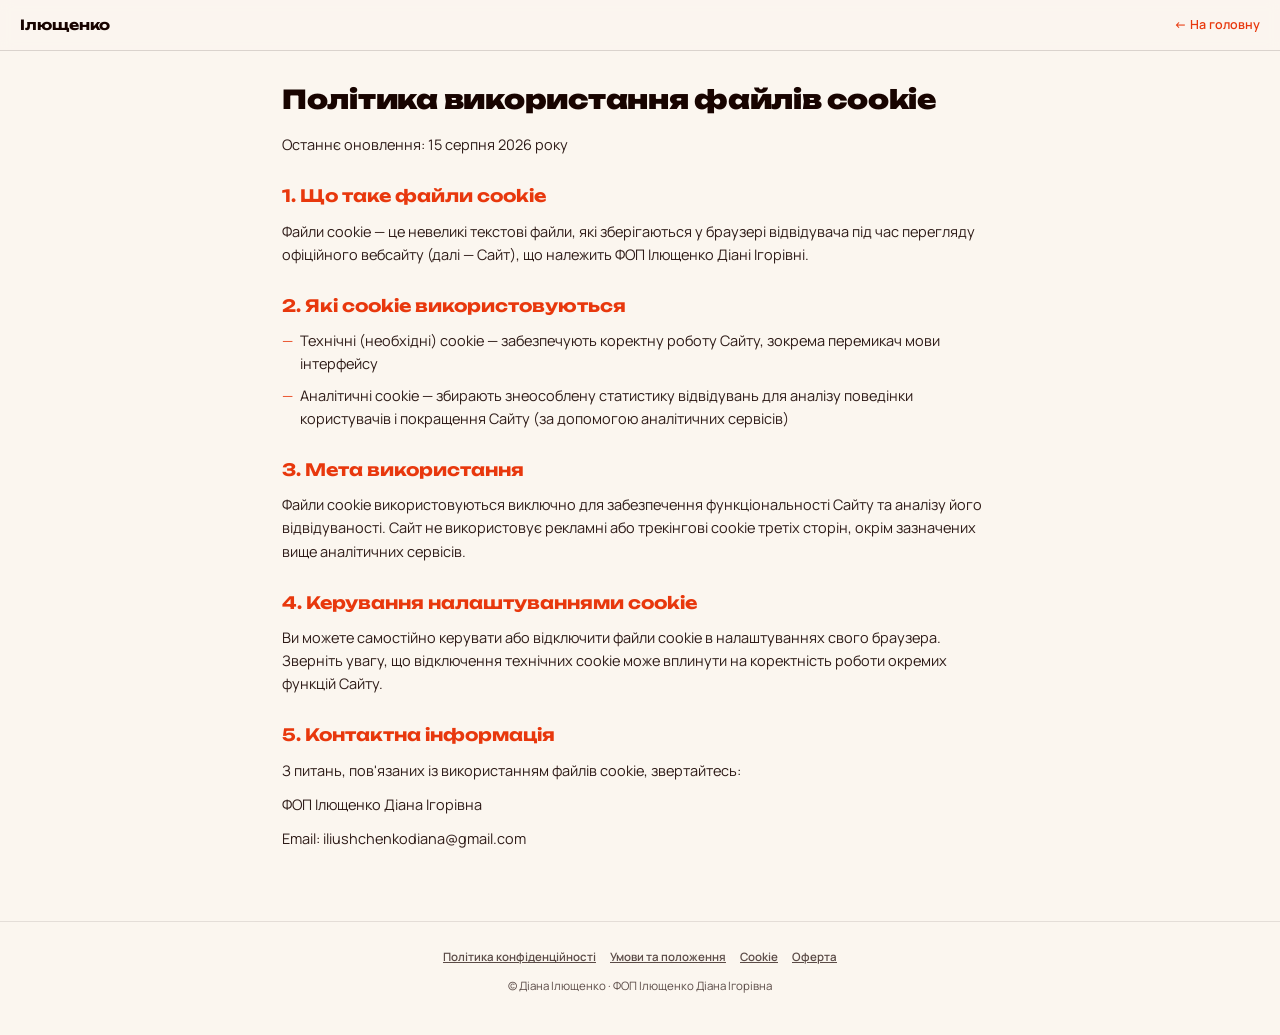
<file: cookie_policy.html>
<!DOCTYPE html>
<html lang="uk">
<head>
<meta charset="UTF-8">
<meta name="viewport" content="width=device-width, initial-scale=1.0">
<title>Політика використання файлів cookie — Діана Ілющенко</title>
<meta name="robots" content="index,follow">
<link rel="preconnect" href="https://fonts.googleapis.com">
<link rel="preconnect" href="https://fonts.gstatic.com" crossorigin>
<link href="https://fonts.googleapis.com/css2?family=Unbounded:wght@500;700;900&family=Manrope:wght@400;500;600;700;800&display=swap" rel="stylesheet">
<link rel="stylesheet" href="legal.css">
</head>
<body>
<header class="legal-header">
  <a class="legal-logo" href="index.html">Ілющенко</a>
  <a class="legal-back" href="index.html">← На головну</a>
</header>
<main class="legal-wrap">
<h1>Політика використання файлів cookie</h1>
<p>Останнє оновлення: 15 серпня 2026 року</p>
<h2>1. Що таке файли cookie</h2>
<p>Файли cookie — це невеликі текстові файли, які зберігаються у браузері відвідувача під час перегляду офіційного вебсайту (далі — Сайт), що належить ФОП Ілющенко Діані Ігорівні.</p>
<h2>2. Які cookie використовуються</h2>
<ul>
<li>Технічні (необхідні) cookie — забезпечують коректну роботу Сайту, зокрема перемикач мови інтерфейсу</li>
<li>Аналітичні cookie — збирають знеособлену статистику відвідувань для аналізу поведінки користувачів і покращення Сайту (за допомогою аналітичних сервісів)</li>
</ul>
<h2>3. Мета використання</h2>
<p>Файли cookie використовуються виключно для забезпечення функціональності Сайту та аналізу його відвідуваності. Сайт не використовує рекламні або трекінгові cookie третіх сторін, окрім зазначених вище аналітичних сервісів.</p>
<h2>4. Керування налаштуваннями cookie</h2>
<p>Ви можете самостійно керувати або відключити файли cookie в налаштуваннях свого браузера. Зверніть увагу, що відключення технічних cookie може вплинути на коректність роботи окремих функцій Сайту.</p>
<h2>5. Контактна інформація</h2>
<p>З питань, пов&#x27;язаних із використанням файлів cookie, звертайтесь:</p>
<p>ФОП Ілющенко Діана Ігорівна</p>
<p>Email: iliushchenkodiana@gmail.com</p>
</main>
<footer class="legal-footer">
  <div class="legal-foot-links">
    <a href="privacy_policy.html">Політика конфіденційності</a>
    <a href="terms_and_conditions.html">Умови та положення</a>
    <a href="cookie_policy.html">Cookie</a>
    <a href="public_offer.html">Оферта</a>
  </div>
  <div>© Діана Ілющенко · ФОП Ілющенко Діана Ігорівна</div>
</footer>
</body>
</html>
</file>
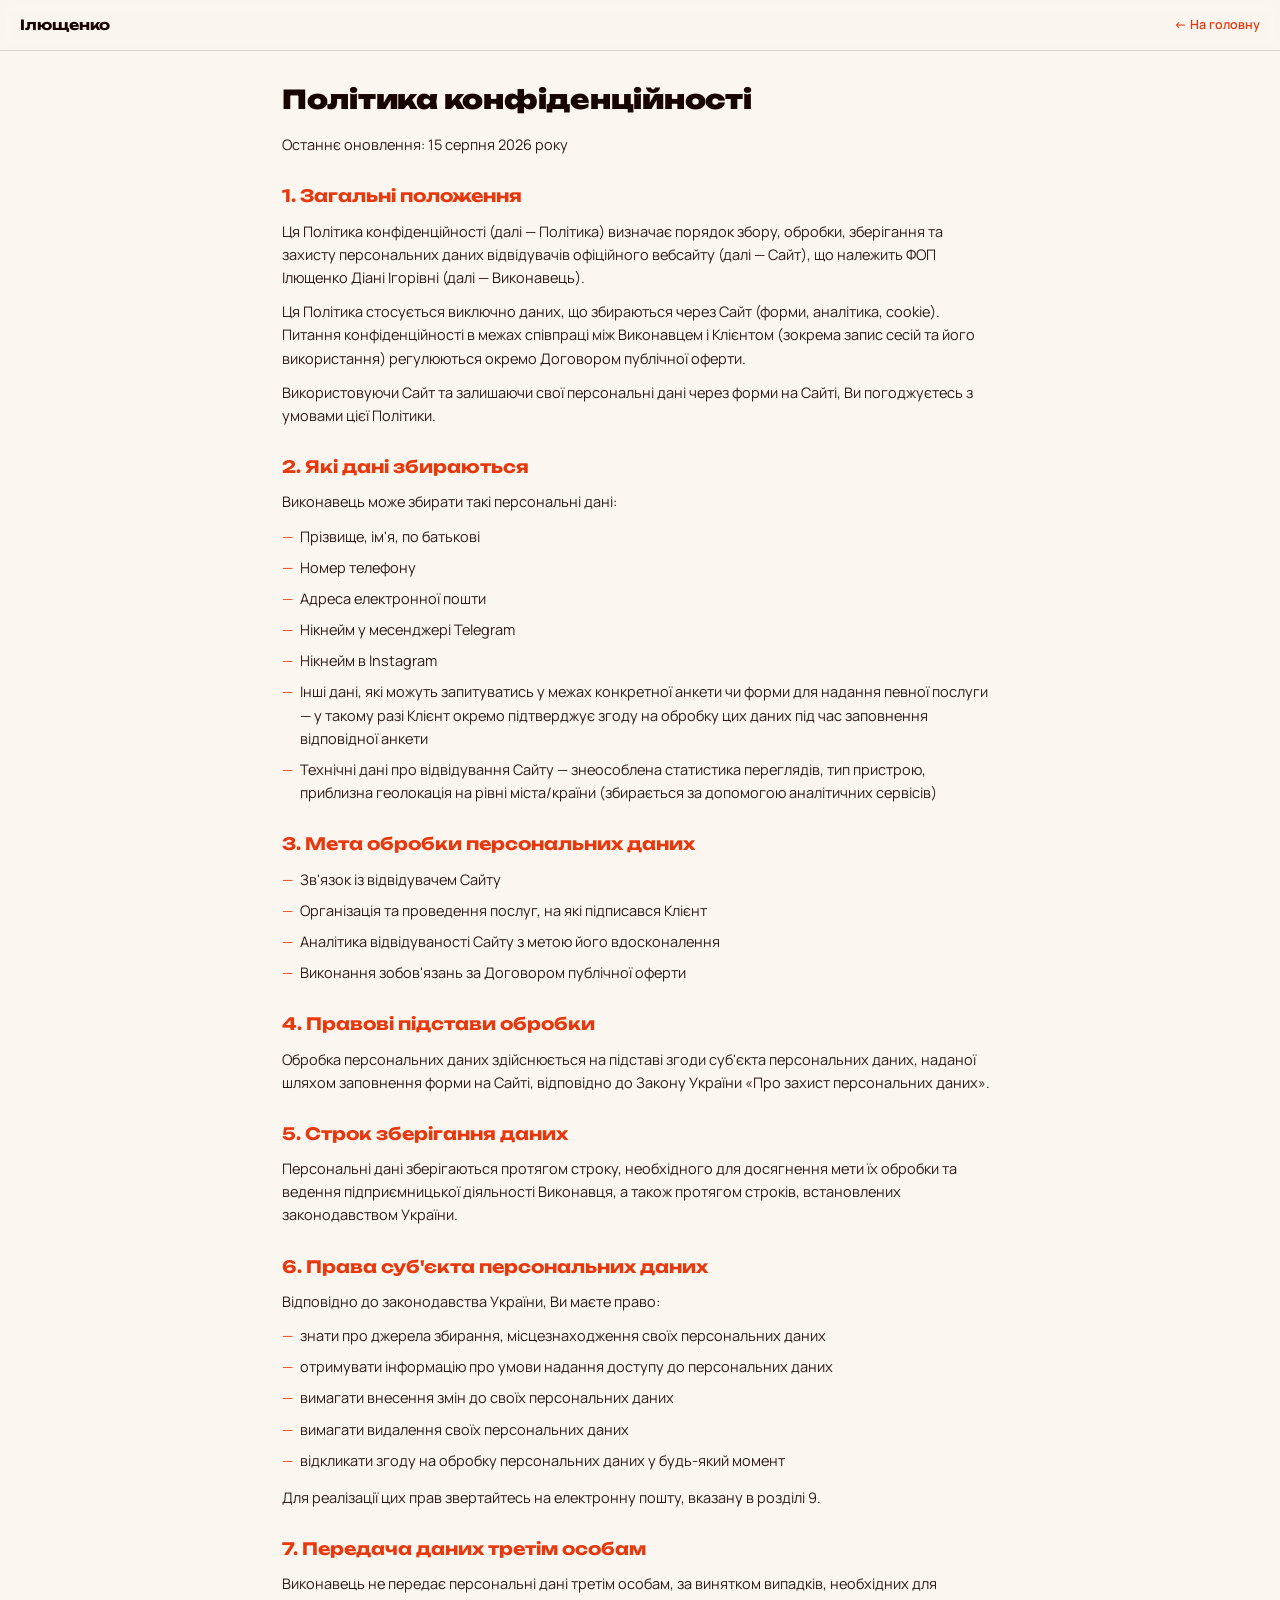
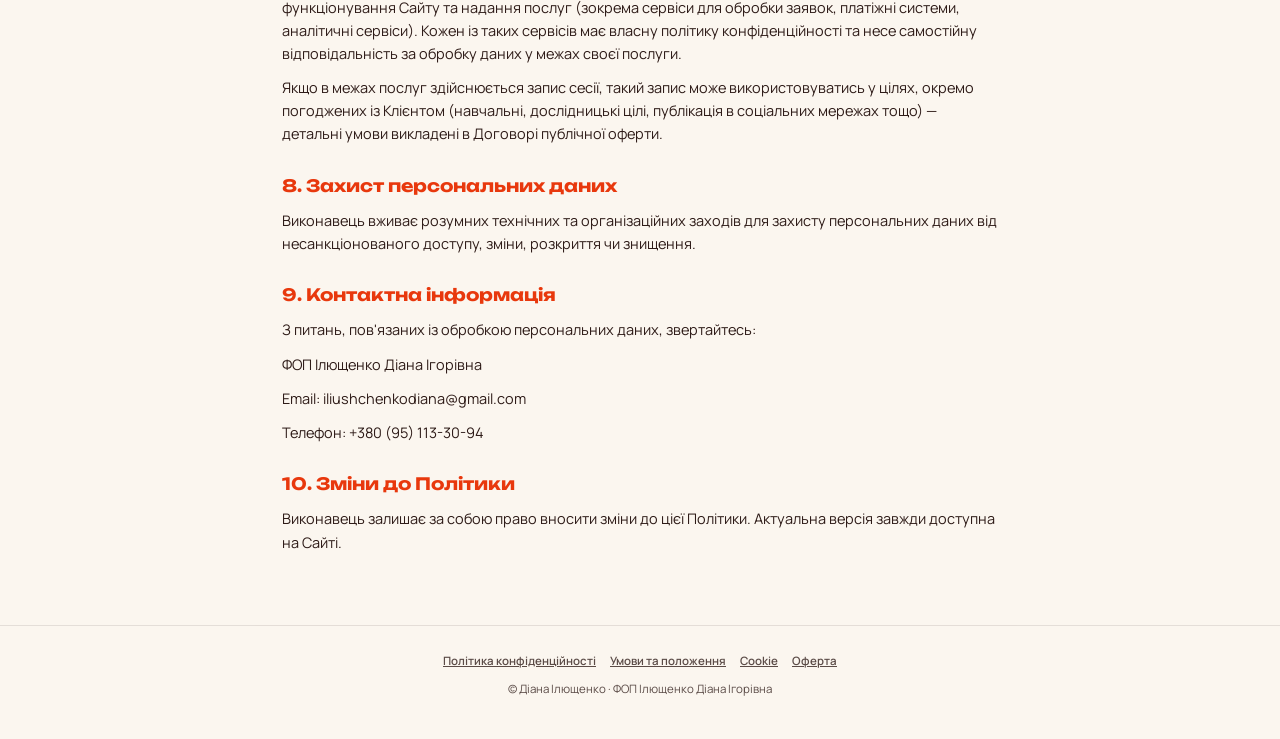
<file: privacy_policy.html>
<!DOCTYPE html>
<html lang="uk">
<head>
<meta charset="UTF-8">
<meta name="viewport" content="width=device-width, initial-scale=1.0">
<title>Політика конфіденційності — Діана Ілющенко</title>
<meta name="robots" content="index,follow">
<link rel="preconnect" href="https://fonts.googleapis.com">
<link rel="preconnect" href="https://fonts.gstatic.com" crossorigin>
<link href="https://fonts.googleapis.com/css2?family=Unbounded:wght@500;700;900&family=Manrope:wght@400;500;600;700;800&display=swap" rel="stylesheet">
<link rel="stylesheet" href="legal.css">
</head>
<body>
<header class="legal-header">
  <a class="legal-logo" href="index.html">Ілющенко</a>
  <a class="legal-back" href="index.html">← На головну</a>
</header>
<main class="legal-wrap">
<h1>Політика конфіденційності</h1>
<p>Останнє оновлення: 15 серпня 2026 року</p>
<h2>1. Загальні положення</h2>
<p>Ця Політика конфіденційності (далі — Політика) визначає порядок збору, обробки, зберігання та захисту персональних даних відвідувачів офіційного вебсайту (далі — Сайт), що належить ФОП Ілющенко Діані Ігорівні (далі — Виконавець).</p>
<p>Ця Політика стосується виключно даних, що збираються через Сайт (форми, аналітика, cookie). Питання конфіденційності в межах співпраці між Виконавцем і Клієнтом (зокрема запис сесій та його використання) регулюються окремо Договором публічної оферти.</p>
<p>Використовуючи Сайт та залишаючи свої персональні дані через форми на Сайті, Ви погоджуєтесь з умовами цієї Політики.</p>
<h2>2. Які дані збираються</h2>
<p>Виконавець може збирати такі персональні дані:</p>
<ul>
<li>Прізвище, ім&#x27;я, по батькові</li>
<li>Номер телефону</li>
<li>Адреса електронної пошти</li>
<li>Нікнейм у месенджері Telegram</li>
<li>Нікнейм в Instagram</li>
<li>Інші дані, які можуть запитуватись у межах конкретної анкети чи форми для надання певної послуги — у такому разі Клієнт окремо підтверджує згоду на обробку цих даних під час заповнення відповідної анкети</li>
<li>Технічні дані про відвідування Сайту — знеособлена статистика переглядів, тип пристрою, приблизна геолокація на рівні міста/країни (збирається за допомогою аналітичних сервісів)</li>
</ul>
<h2>3. Мета обробки персональних даних</h2>
<ul>
<li>Зв&#x27;язок із відвідувачем Сайту</li>
<li>Організація та проведення послуг, на які підписався Клієнт</li>
<li>Аналітика відвідуваності Сайту з метою його вдосконалення</li>
<li>Виконання зобов&#x27;язань за Договором публічної оферти</li>
</ul>
<h2>4. Правові підстави обробки</h2>
<p>Обробка персональних даних здійснюється на підставі згоди суб&#x27;єкта персональних даних, наданої шляхом заповнення форми на Сайті, відповідно до Закону України «Про захист персональних даних».</p>
<h2>5. Строк зберігання даних</h2>
<p>Персональні дані зберігаються протягом строку, необхідного для досягнення мети їх обробки та ведення підприємницької діяльності Виконавця, а також протягом строків, встановлених законодавством України.</p>
<h2>6. Права суб&#x27;єкта персональних даних</h2>
<p>Відповідно до законодавства України, Ви маєте право:</p>
<ul>
<li>знати про джерела збирання, місцезнаходження своїх персональних даних</li>
<li>отримувати інформацію про умови надання доступу до персональних даних</li>
<li>вимагати внесення змін до своїх персональних даних</li>
<li>вимагати видалення своїх персональних даних</li>
<li>відкликати згоду на обробку персональних даних у будь-який момент</li>
</ul>
<p>Для реалізації цих прав звертайтесь на електронну пошту, вказану в розділі 9.</p>
<h2>7. Передача даних третім особам</h2>
<p>Виконавець не передає персональні дані третім особам, за винятком випадків, необхідних для функціонування Сайту та надання послуг (зокрема сервіси для обробки заявок, платіжні системи, аналітичні сервіси). Кожен із таких сервісів має власну політику конфіденційності та несе самостійну відповідальність за обробку даних у межах своєї послуги.</p>
<p>Якщо в межах послуг здійснюється запис сесії, такий запис може використовуватись у цілях, окремо погоджених із Клієнтом (навчальні, дослідницькі цілі, публікація в соціальних мережах тощо) — детальні умови викладені в Договорі публічної оферти.</p>
<h2>8. Захист персональних даних</h2>
<p>Виконавець вживає розумних технічних та організаційних заходів для захисту персональних даних від несанкціонованого доступу, зміни, розкриття чи знищення.</p>
<h2>9. Контактна інформація</h2>
<p>З питань, пов&#x27;язаних із обробкою персональних даних, звертайтесь:</p>
<p>ФОП Ілющенко Діана Ігорівна</p>
<p>Email: iliushchenkodiana@gmail.com</p>
<p>Телефон: +380 (95) 113-30-94</p>
<h2>10. Зміни до Політики</h2>
<p>Виконавець залишає за собою право вносити зміни до цієї Політики. Актуальна версія завжди доступна на Сайті.</p>
</main>
<footer class="legal-footer">
  <div class="legal-foot-links">
    <a href="privacy_policy.html">Політика конфіденційності</a>
    <a href="terms_and_conditions.html">Умови та положення</a>
    <a href="cookie_policy.html">Cookie</a>
    <a href="public_offer.html">Оферта</a>
  </div>
  <div>© Діана Ілющенко · ФОП Ілющенко Діана Ігорівна</div>
</footer>
</body>
</html>
</file>
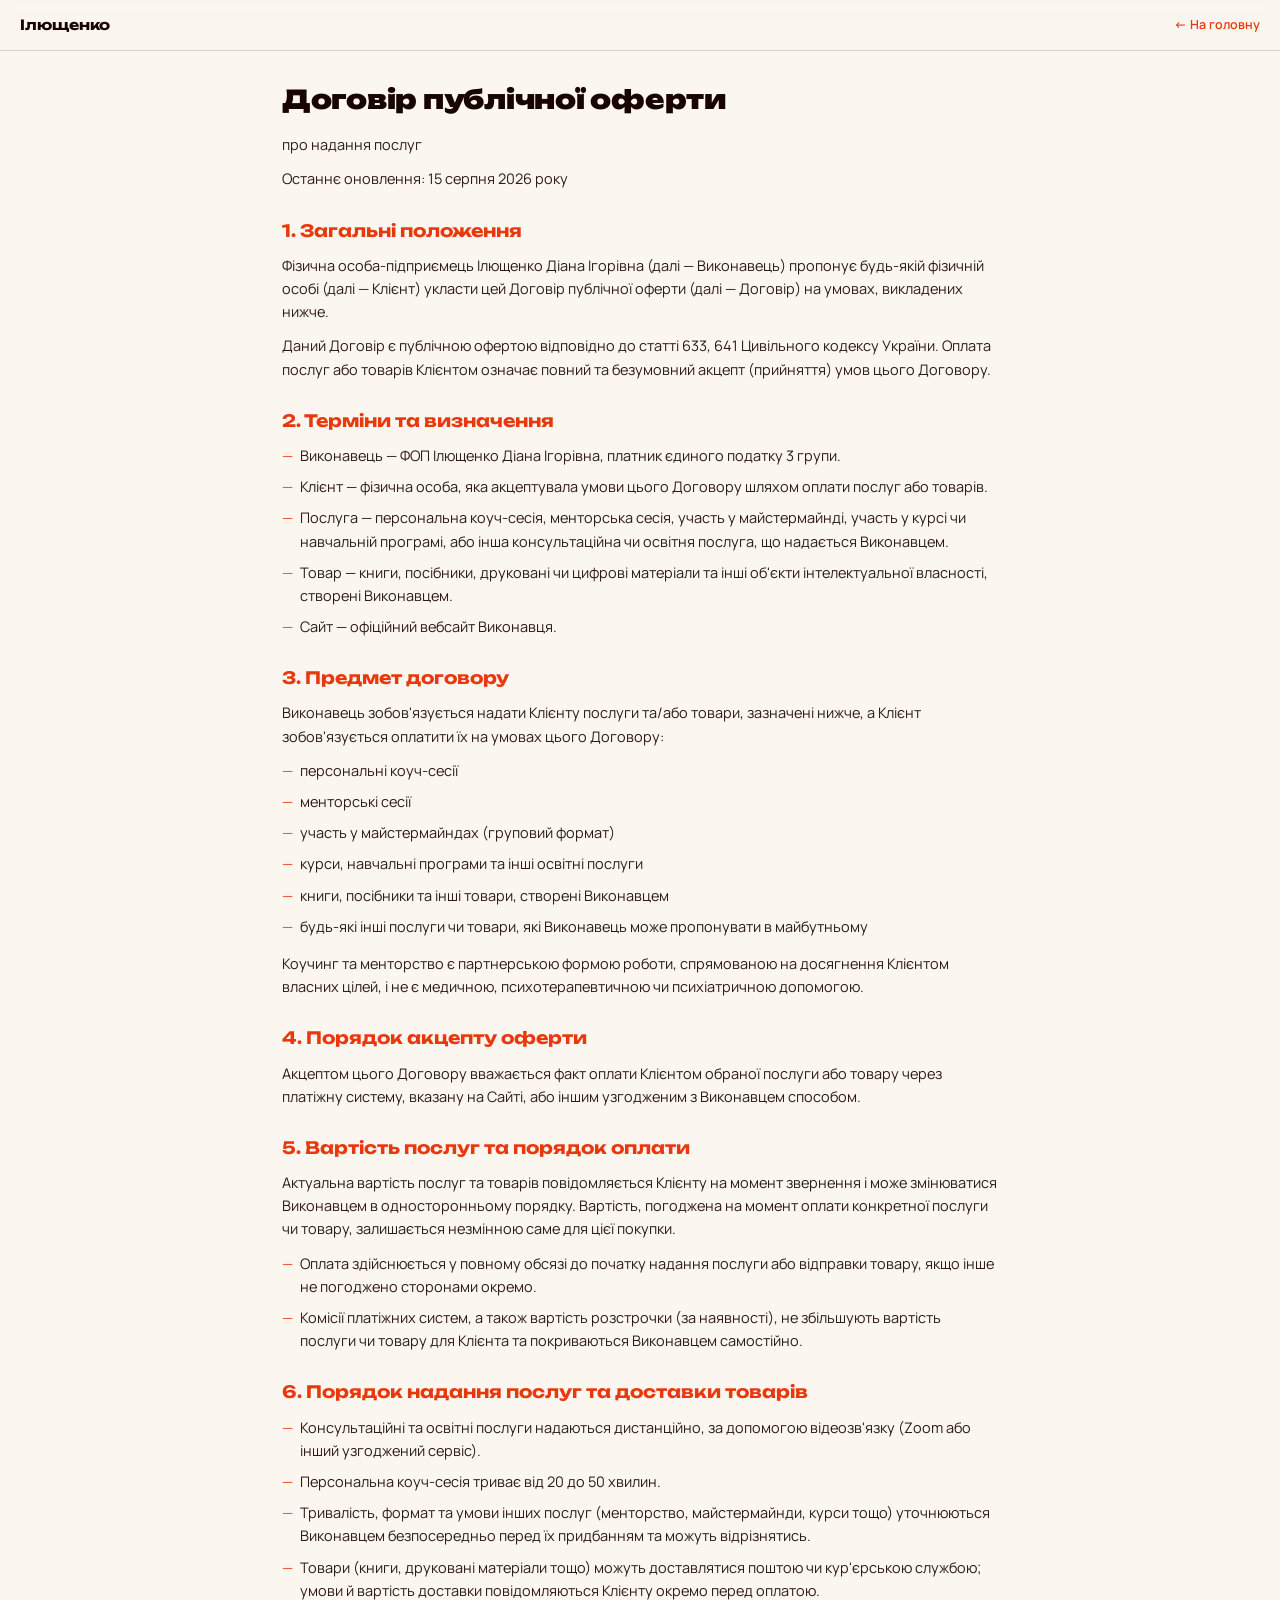
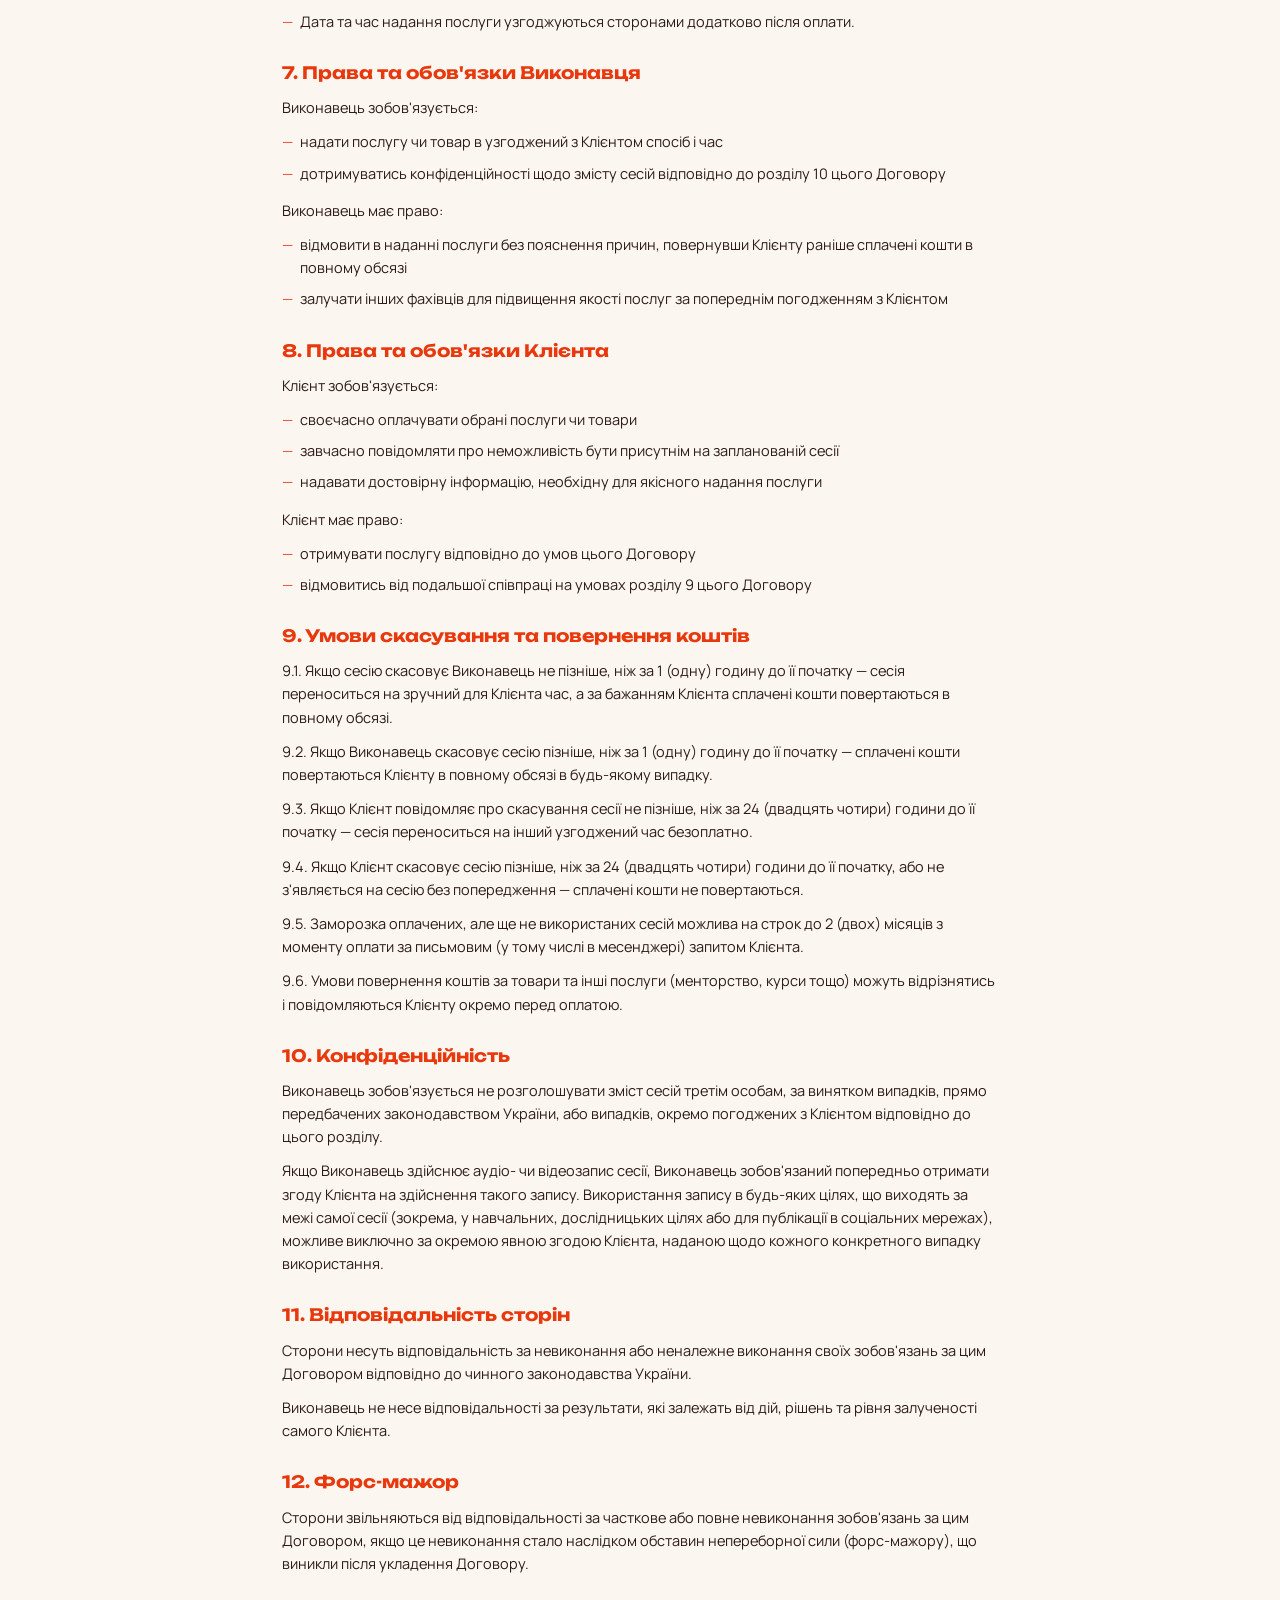
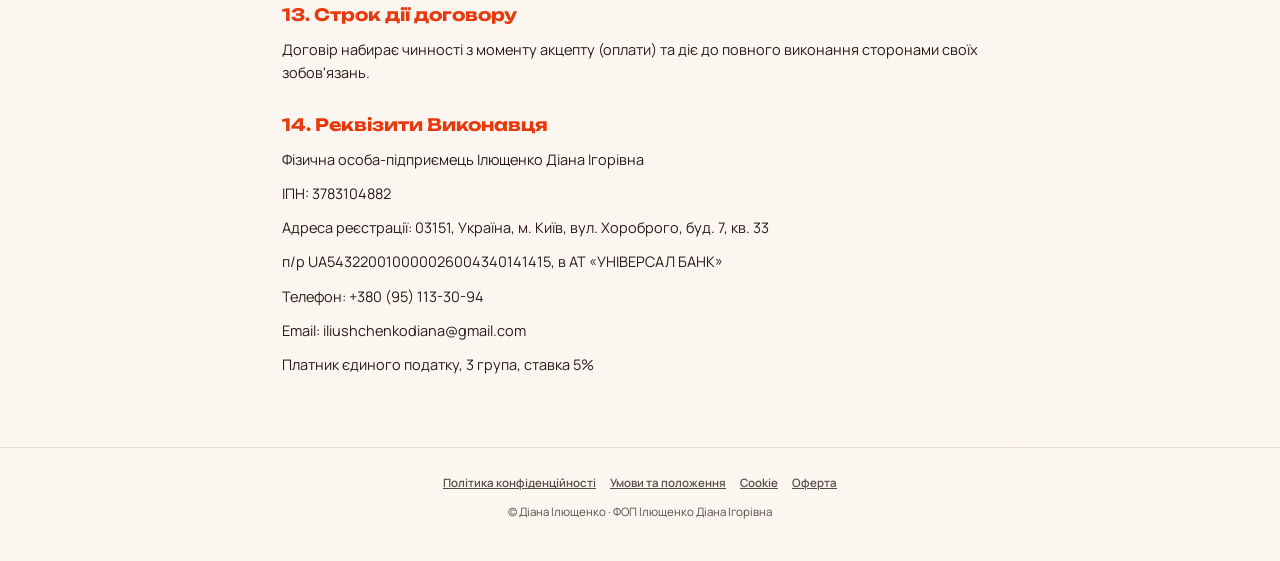
<file: public_offer.html>
<!DOCTYPE html>
<html lang="uk">
<head>
<meta charset="UTF-8">
<meta name="viewport" content="width=device-width, initial-scale=1.0">
<title>Договір публічної оферти — Діана Ілющенко</title>
<meta name="robots" content="index,follow">
<link rel="preconnect" href="https://fonts.googleapis.com">
<link rel="preconnect" href="https://fonts.gstatic.com" crossorigin>
<link href="https://fonts.googleapis.com/css2?family=Unbounded:wght@500;700;900&family=Manrope:wght@400;500;600;700;800&display=swap" rel="stylesheet">
<link rel="stylesheet" href="legal.css">
</head>
<body>
<header class="legal-header">
  <a class="legal-logo" href="index.html">Ілющенко</a>
  <a class="legal-back" href="index.html">← На головну</a>
</header>
<main class="legal-wrap">
<h1>Договір публічної оферти</h1>
<p>про надання послуг</p>
<p>Останнє оновлення: 15 серпня 2026 року</p>
<h2>1. Загальні положення</h2>
<p>Фізична особа-підприємець Ілющенко Діана Ігорівна (далі — Виконавець) пропонує будь-якій фізичній особі (далі — Клієнт) укласти цей Договір публічної оферти (далі — Договір) на умовах, викладених нижче.</p>
<p>Даний Договір є публічною офертою відповідно до статті 633, 641 Цивільного кодексу України. Оплата послуг або товарів Клієнтом означає повний та безумовний акцепт (прийняття) умов цього Договору.</p>
<h2>2. Терміни та визначення</h2>
<ul>
<li>Виконавець — ФОП Ілющенко Діана Ігорівна, платник єдиного податку 3 групи.</li>
<li>Клієнт — фізична особа, яка акцептувала умови цього Договору шляхом оплати послуг або товарів.</li>
<li>Послуга — персональна коуч-сесія, менторська сесія, участь у майстермайнді, участь у курсі чи навчальній програмі, або інша консультаційна чи освітня послуга, що надається Виконавцем.</li>
<li>Товар — книги, посібники, друковані чи цифрові матеріали та інші об&#x27;єкти інтелектуальної власності, створені Виконавцем.</li>
<li>Сайт — офіційний вебсайт Виконавця.</li>
</ul>
<h2>3. Предмет договору</h2>
<p>Виконавець зобов&#x27;язується надати Клієнту послуги та/або товари, зазначені нижче, а Клієнт зобов&#x27;язується оплатити їх на умовах цього Договору:</p>
<ul>
<li>персональні коуч-сесії</li>
<li>менторські сесії</li>
<li>участь у майстермайндах (груповий формат)</li>
<li>курси, навчальні програми та інші освітні послуги</li>
<li>книги, посібники та інші товари, створені Виконавцем</li>
<li>будь-які інші послуги чи товари, які Виконавець може пропонувати в майбутньому</li>
</ul>
<p>Коучинг та менторство є партнерською формою роботи, спрямованою на досягнення Клієнтом власних цілей, і не є медичною, психотерапевтичною чи психіатричною допомогою.</p>
<h2>4. Порядок акцепту оферти</h2>
<p>Акцептом цього Договору вважається факт оплати Клієнтом обраної послуги або товару через платіжну систему, вказану на Сайті, або іншим узгодженим з Виконавцем способом.</p>
<h2>5. Вартість послуг та порядок оплати</h2>
<p>Актуальна вартість послуг та товарів повідомляється Клієнту на момент звернення і може змінюватися Виконавцем в односторонньому порядку. Вартість, погоджена на момент оплати конкретної послуги чи товару, залишається незмінною саме для цієї покупки.</p>
<ul>
<li>Оплата здійснюється у повному обсязі до початку надання послуги або відправки товару, якщо інше не погоджено сторонами окремо.</li>
<li>Комісії платіжних систем, а також вартість розстрочки (за наявності), не збільшують вартість послуги чи товару для Клієнта та покриваються Виконавцем самостійно.</li>
</ul>
<h2>6. Порядок надання послуг та доставки товарів</h2>
<ul>
<li>Консультаційні та освітні послуги надаються дистанційно, за допомогою відеозв&#x27;язку (Zoom або інший узгоджений сервіс).</li>
<li>Персональна коуч-сесія триває від 20 до 50 хвилин.</li>
<li>Тривалість, формат та умови інших послуг (менторство, майстермайнди, курси тощо) уточнюються Виконавцем безпосередньо перед їх придбанням та можуть відрізнятись.</li>
<li>Товари (книги, друковані матеріали тощо) можуть доставлятися поштою чи кур&#x27;єрською службою; умови й вартість доставки повідомляються Клієнту окремо перед оплатою.</li>
<li>Дата та час надання послуги узгоджуються сторонами додатково після оплати.</li>
</ul>
<h2>7. Права та обов&#x27;язки Виконавця</h2>
<p>Виконавець зобов&#x27;язується:</p>
<ul>
<li>надати послугу чи товар в узгоджений з Клієнтом спосіб і час</li>
<li>дотримуватись конфіденційності щодо змісту сесій відповідно до розділу 10 цього Договору</li>
</ul>
<p>Виконавець має право:</p>
<ul>
<li>відмовити в наданні послуги без пояснення причин, повернувши Клієнту раніше сплачені кошти в повному обсязі</li>
<li>залучати інших фахівців для підвищення якості послуг за попереднім погодженням з Клієнтом</li>
</ul>
<h2>8. Права та обов&#x27;язки Клієнта</h2>
<p>Клієнт зобов&#x27;язується:</p>
<ul>
<li>своєчасно оплачувати обрані послуги чи товари</li>
<li>завчасно повідомляти про неможливість бути присутнім на запланованій сесії</li>
<li>надавати достовірну інформацію, необхідну для якісного надання послуги</li>
</ul>
<p>Клієнт має право:</p>
<ul>
<li>отримувати послугу відповідно до умов цього Договору</li>
<li>відмовитись від подальшої співпраці на умовах розділу 9 цього Договору</li>
</ul>
<h2>9. Умови скасування та повернення коштів</h2>
<p>9.1. Якщо сесію скасовує Виконавець не пізніше, ніж за 1 (одну) годину до її початку — сесія переноситься на зручний для Клієнта час, а за бажанням Клієнта сплачені кошти повертаються в повному обсязі.</p>
<p>9.2. Якщо Виконавець скасовує сесію пізніше, ніж за 1 (одну) годину до її початку — сплачені кошти повертаються Клієнту в повному обсязі в будь-якому випадку.</p>
<p>9.3. Якщо Клієнт повідомляє про скасування сесії не пізніше, ніж за 24 (двадцять чотири) години до її початку — сесія переноситься на інший узгоджений час безоплатно.</p>
<p>9.4. Якщо Клієнт скасовує сесію пізніше, ніж за 24 (двадцять чотири) години до її початку, або не з&#x27;являється на сесію без попередження — сплачені кошти не повертаються.</p>
<p>9.5. Заморозка оплачених, але ще не використаних сесій можлива на строк до 2 (двох) місяців з моменту оплати за письмовим (у тому числі в месенджері) запитом Клієнта.</p>
<p>9.6. Умови повернення коштів за товари та інші послуги (менторство, курси тощо) можуть відрізнятись і повідомляються Клієнту окремо перед оплатою.</p>
<h2>10. Конфіденційність</h2>
<p>Виконавець зобов&#x27;язується не розголошувати зміст сесій третім особам, за винятком випадків, прямо передбачених законодавством України, або випадків, окремо погоджених з Клієнтом відповідно до цього розділу.</p>
<p>Якщо Виконавець здійснює аудіо- чи відеозапис сесії, Виконавець зобов&#x27;язаний попередньо отримати згоду Клієнта на здійснення такого запису. Використання запису в будь-яких цілях, що виходять за межі самої сесії (зокрема, у навчальних, дослідницьких цілях або для публікації в соціальних мережах), можливе виключно за окремою явною згодою Клієнта, наданою щодо кожного конкретного випадку використання.</p>
<h2>11. Відповідальність сторін</h2>
<p>Сторони несуть відповідальність за невиконання або неналежне виконання своїх зобов&#x27;язань за цим Договором відповідно до чинного законодавства України.</p>
<p>Виконавець не несе відповідальності за результати, які залежать від дій, рішень та рівня залученості самого Клієнта.</p>
<h2>12. Форс-мажор</h2>
<p>Сторони звільняються від відповідальності за часткове або повне невиконання зобов&#x27;язань за цим Договором, якщо це невиконання стало наслідком обставин непереборної сили (форс-мажору), що виникли після укладення Договору.</p>
<h2>13. Строк дії договору</h2>
<p>Договір набирає чинності з моменту акцепту (оплати) та діє до повного виконання сторонами своїх зобов&#x27;язань.</p>
<h2>14. Реквізити Виконавця</h2>
<p>Фізична особа-підприємець Ілющенко Діана Ігорівна</p>
<p>ІПН: 3783104882</p>
<p>Адреса реєстрації: 03151, Україна, м. Київ, вул. Хороброго, буд. 7, кв. 33</p>
<p>п/р UA543220010000026004340141415, в АТ «УНІВЕРСАЛ БАНК»</p>
<p>Телефон: +380 (95) 113-30-94</p>
<p>Email: iliushchenkodiana@gmail.com</p>
<p>Платник єдиного податку, 3 група, ставка 5%</p>
</main>
<footer class="legal-footer">
  <div class="legal-foot-links">
    <a href="privacy_policy.html">Політика конфіденційності</a>
    <a href="terms_and_conditions.html">Умови та положення</a>
    <a href="cookie_policy.html">Cookie</a>
    <a href="public_offer.html">Оферта</a>
  </div>
  <div>© Діана Ілющенко · ФОП Ілющенко Діана Ігорівна</div>
</footer>
</body>
</html>
</file>
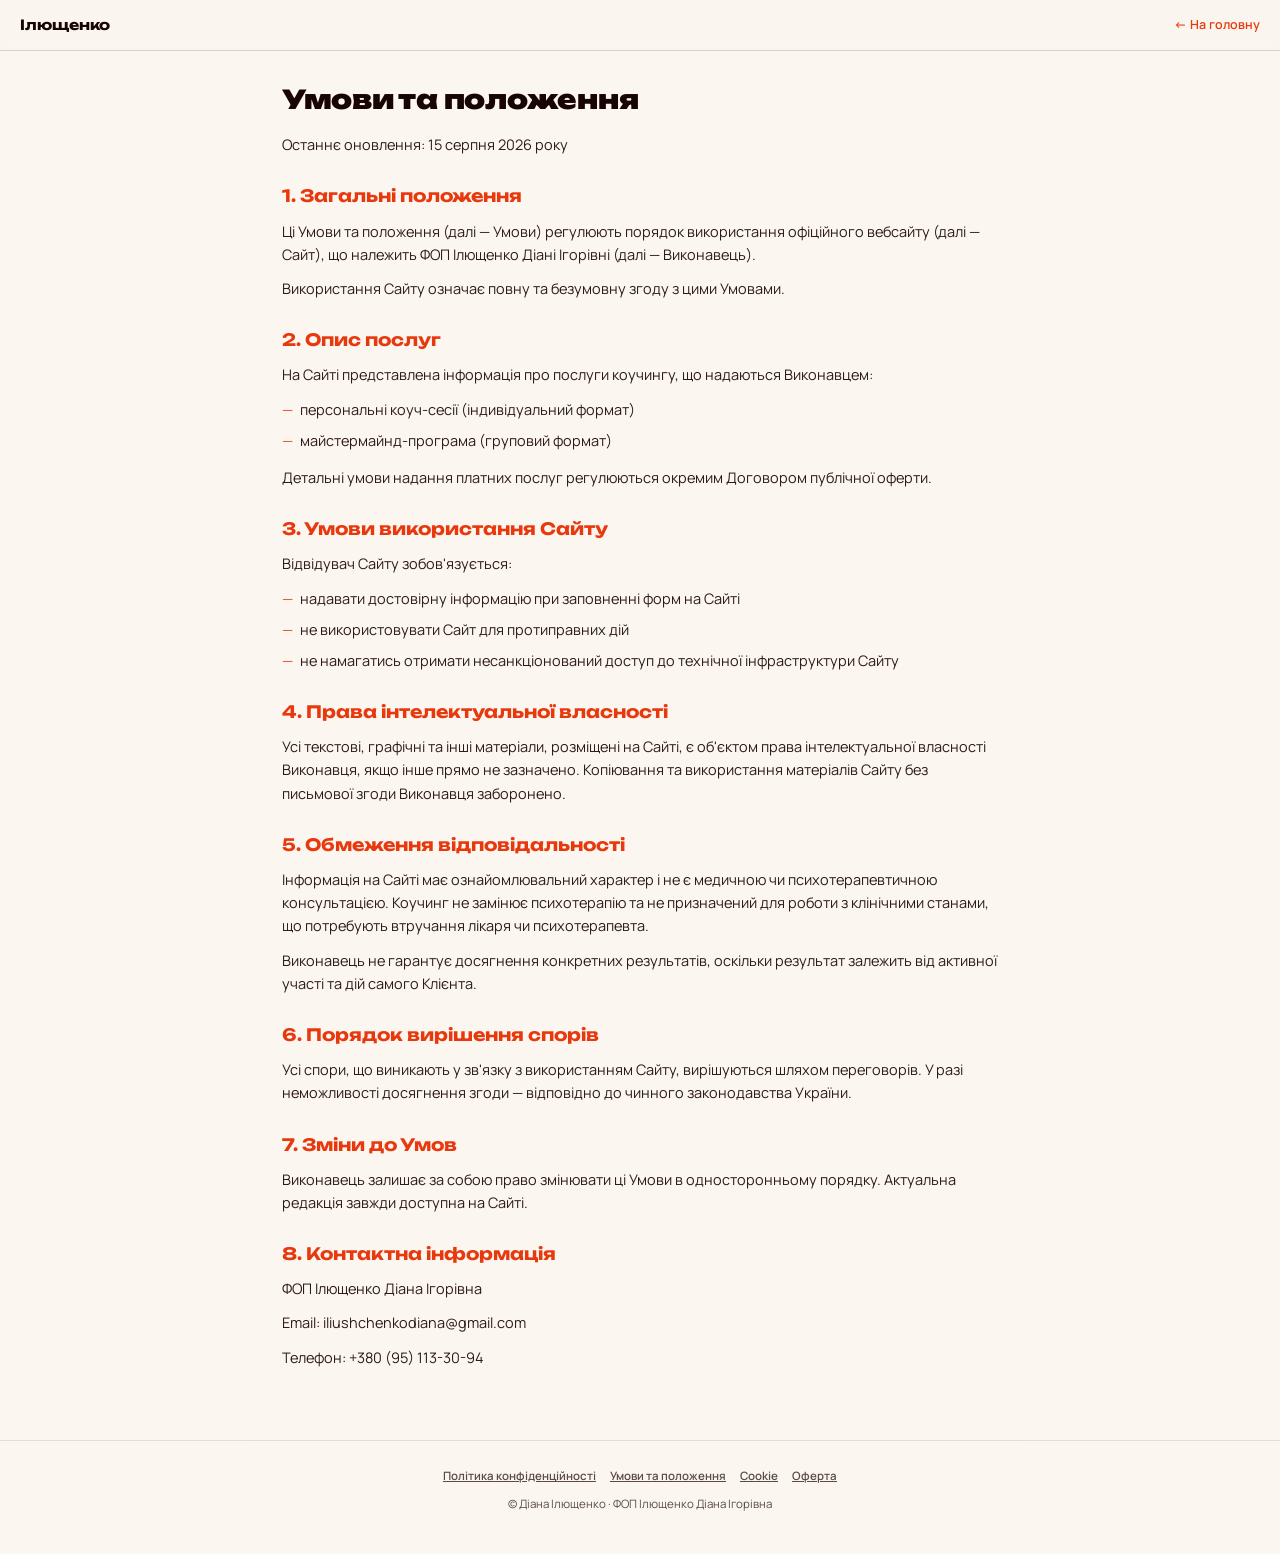
<file: terms_and_conditions.html>
<!DOCTYPE html>
<html lang="uk">
<head>
<meta charset="UTF-8">
<meta name="viewport" content="width=device-width, initial-scale=1.0">
<title>Умови та положення — Діана Ілющенко</title>
<meta name="robots" content="index,follow">
<link rel="preconnect" href="https://fonts.googleapis.com">
<link rel="preconnect" href="https://fonts.gstatic.com" crossorigin>
<link href="https://fonts.googleapis.com/css2?family=Unbounded:wght@500;700;900&family=Manrope:wght@400;500;600;700;800&display=swap" rel="stylesheet">
<link rel="stylesheet" href="legal.css">
</head>
<body>
<header class="legal-header">
  <a class="legal-logo" href="index.html">Ілющенко</a>
  <a class="legal-back" href="index.html">← На головну</a>
</header>
<main class="legal-wrap">
<h1>Умови та положення</h1>
<p>Останнє оновлення: 15 серпня 2026 року</p>
<h2>1. Загальні положення</h2>
<p>Ці Умови та положення (далі — Умови) регулюють порядок використання офіційного вебсайту (далі — Сайт), що належить ФОП Ілющенко Діані Ігорівні (далі — Виконавець).</p>
<p>Використання Сайту означає повну та безумовну згоду з цими Умовами.</p>
<h2>2. Опис послуг</h2>
<p>На Сайті представлена інформація про послуги коучингу, що надаються Виконавцем:</p>
<ul>
<li>персональні коуч-сесії (індивідуальний формат)</li>
<li>майстермайнд-програма (груповий формат)</li>
</ul>
<p>Детальні умови надання платних послуг регулюються окремим Договором публічної оферти.</p>
<h2>3. Умови використання Сайту</h2>
<p>Відвідувач Сайту зобов&#x27;язується:</p>
<ul>
<li>надавати достовірну інформацію при заповненні форм на Сайті</li>
<li>не використовувати Сайт для протиправних дій</li>
<li>не намагатись отримати несанкціонований доступ до технічної інфраструктури Сайту</li>
</ul>
<h2>4. Права інтелектуальної власності</h2>
<p>Усі текстові, графічні та інші матеріали, розміщені на Сайті, є об&#x27;єктом права інтелектуальної власності Виконавця, якщо інше прямо не зазначено. Копіювання та використання матеріалів Сайту без письмової згоди Виконавця заборонено.</p>
<h2>5. Обмеження відповідальності</h2>
<p>Інформація на Сайті має ознайомлювальний характер і не є медичною чи психотерапевтичною консультацією. Коучинг не замінює психотерапію та не призначений для роботи з клінічними станами, що потребують втручання лікаря чи психотерапевта.</p>
<p>Виконавець не гарантує досягнення конкретних результатів, оскільки результат залежить від активної участі та дій самого Клієнта.</p>
<h2>6. Порядок вирішення спорів</h2>
<p>Усі спори, що виникають у зв&#x27;язку з використанням Сайту, вирішуються шляхом переговорів. У разі неможливості досягнення згоди — відповідно до чинного законодавства України.</p>
<h2>7. Зміни до Умов</h2>
<p>Виконавець залишає за собою право змінювати ці Умови в односторонньому порядку. Актуальна редакція завжди доступна на Сайті.</p>
<h2>8. Контактна інформація</h2>
<p>ФОП Ілющенко Діана Ігорівна</p>
<p>Email: iliushchenkodiana@gmail.com</p>
<p>Телефон: +380 (95) 113-30-94</p>
</main>
<footer class="legal-footer">
  <div class="legal-foot-links">
    <a href="privacy_policy.html">Політика конфіденційності</a>
    <a href="terms_and_conditions.html">Умови та положення</a>
    <a href="cookie_policy.html">Cookie</a>
    <a href="public_offer.html">Оферта</a>
  </div>
  <div>© Діана Ілющенко · ФОП Ілющенко Діана Ігорівна</div>
</footer>
</body>
</html>
</file>
<file: legal.css>
/* Legal pages — site style (Unbounded / Manrope, flame accent) */
:root{--ink:#180400;--flame:#E8380D;--paper:#F5EFE6;--cream:#FBF6EF;--line:rgba(24,4,0,0.14);}
*{box-sizing:border-box;margin:0;padding:0;}
html{scroll-behavior:smooth;}
body{color:var(--ink);font-family:'Manrope',sans-serif;line-height:1.6;background:var(--cream);}
.legal-header{position:sticky;top:0;z-index:10;display:flex;align-items:center;justify-content:space-between;
  padding:14px 20px;background:rgba(251,246,239,.9);backdrop-filter:blur(6px);border-bottom:1px solid var(--line);}
.legal-logo{font-family:'Unbounded',sans-serif;font-weight:700;font-size:14px;color:var(--ink);text-decoration:none;}
.legal-back{font-size:12.5px;font-weight:600;color:var(--flame);text-decoration:none;}
.legal-wrap{max-width:760px;margin:0 auto;padding:34px 22px 60px;}
.legal-wrap h1{font-family:'Unbounded',sans-serif;font-weight:900;font-size:26px;line-height:1.15;margin-bottom:18px;letter-spacing:-0.01em;}
.legal-wrap h2{font-family:'Unbounded',sans-serif;font-weight:700;font-size:17px;margin:26px 0 10px;color:var(--flame);}
.legal-wrap p{font-size:14.5px;margin-bottom:11px;opacity:.9;}
.legal-wrap ul{list-style:none;margin:0 0 14px;}
.legal-wrap li{font-size:14.5px;opacity:.9;padding-left:18px;position:relative;margin-bottom:8px;}
.legal-wrap li::before{content:'—';position:absolute;left:0;color:var(--flame);}
.legal-wrap a{color:var(--flame);text-decoration:underline;}
.legal-footer{border-top:1px solid var(--line);text-align:center;padding:26px 20px 40px;font-size:11.5px;opacity:.7;}
.legal-foot-links{display:flex;gap:14px;justify-content:center;flex-wrap:wrap;margin-bottom:10px;}
.legal-foot-links a{color:var(--ink);text-decoration:underline;font-weight:600;}
@media(max-width:480px){ .legal-wrap h1{font-size:22px;} .legal-wrap{padding:24px 18px 50px;} }
</file>
